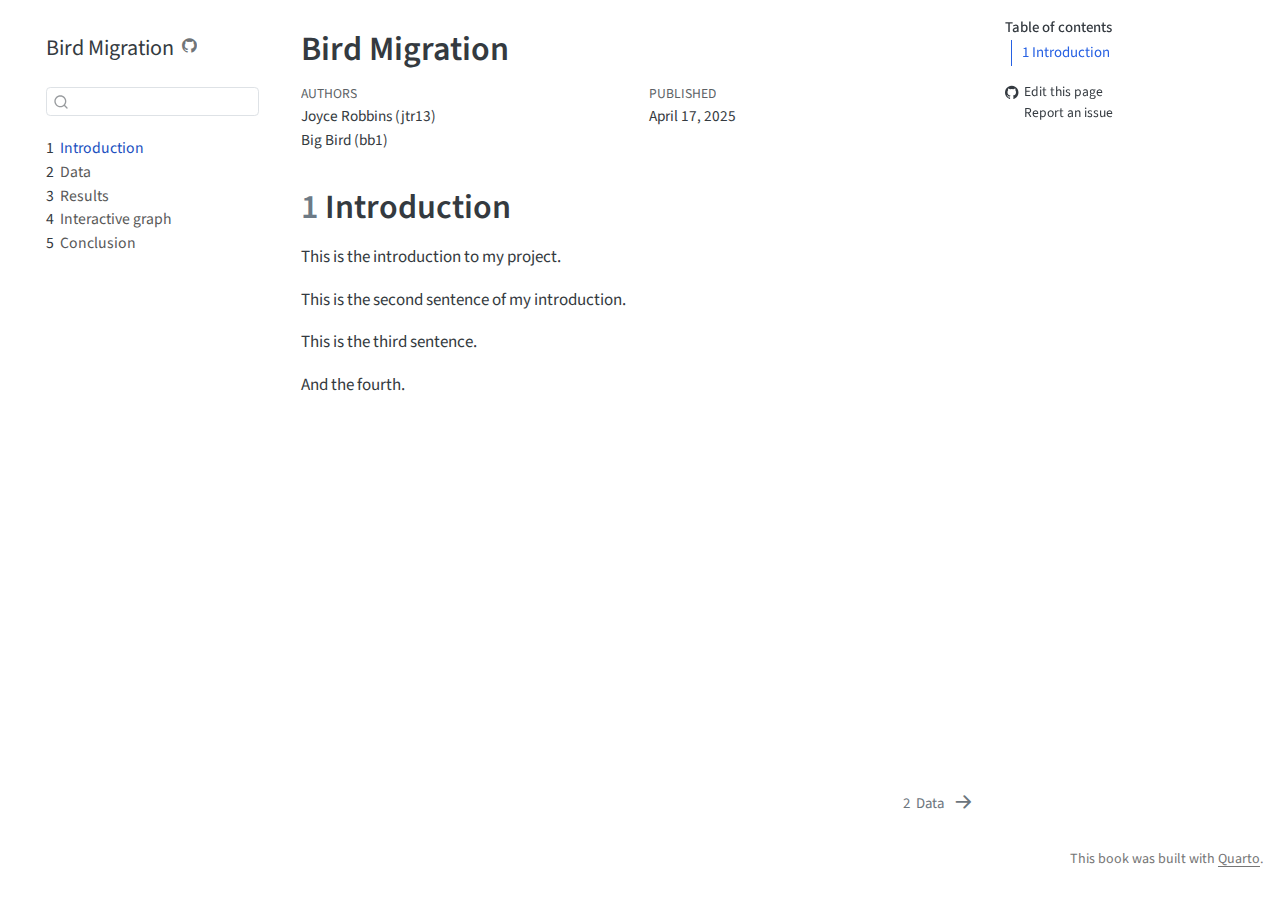
<file: docs/index.html>
<!DOCTYPE html>
<html xmlns="http://www.w3.org/1999/xhtml" lang="en" xml:lang="en"><head>

<meta charset="utf-8">
<meta name="generator" content="quarto-1.6.19">

<meta name="viewport" content="width=device-width, initial-scale=1.0, user-scalable=yes">

<meta name="author" content="Joyce Robbins (jtr13)">
<meta name="author" content="Big Bird (bb1)">
<meta name="dcterms.date" content="2025-04-17">

<title>Bird Migration</title>
<style>
code{white-space: pre-wrap;}
span.smallcaps{font-variant: small-caps;}
div.columns{display: flex; gap: min(4vw, 1.5em);}
div.column{flex: auto; overflow-x: auto;}
div.hanging-indent{margin-left: 1.5em; text-indent: -1.5em;}
ul.task-list{list-style: none;}
ul.task-list li input[type="checkbox"] {
  width: 0.8em;
  margin: 0 0.8em 0.2em -1em; /* quarto-specific, see https://github.com/quarto-dev/quarto-cli/issues/4556 */ 
  vertical-align: middle;
}
</style>


<script src="site_libs/quarto-nav/quarto-nav.js"></script>
<script src="site_libs/quarto-nav/headroom.min.js"></script>
<script src="site_libs/clipboard/clipboard.min.js"></script>
<script src="site_libs/quarto-search/autocomplete.umd.js"></script>
<script src="site_libs/quarto-search/fuse.min.js"></script>
<script src="site_libs/quarto-search/quarto-search.js"></script>
<meta name="quarto:offset" content="./">
<link href="./data.html" rel="next">
<script src="site_libs/quarto-html/quarto.js"></script>
<script src="site_libs/quarto-html/popper.min.js"></script>
<script src="site_libs/quarto-html/tippy.umd.min.js"></script>
<script src="site_libs/quarto-html/anchor.min.js"></script>
<link href="site_libs/quarto-html/tippy.css" rel="stylesheet">
<link href="site_libs/quarto-html/quarto-syntax-highlighting-018089954d508eae8a473f0b7f0491f0.css" rel="stylesheet" id="quarto-text-highlighting-styles">
<script src="site_libs/bootstrap/bootstrap.min.js"></script>
<link href="site_libs/bootstrap/bootstrap-icons.css" rel="stylesheet">
<link href="site_libs/bootstrap/bootstrap-5f3b55ec68387dde6f75f914e35ecea9.min.css" rel="stylesheet" append-hash="true" id="quarto-bootstrap" data-mode="light">
<script id="quarto-search-options" type="application/json">{
  "location": "sidebar",
  "copy-button": false,
  "collapse-after": 3,
  "panel-placement": "start",
  "type": "textbox",
  "limit": 50,
  "keyboard-shortcut": [
    "f",
    "/",
    "s"
  ],
  "show-item-context": false,
  "language": {
    "search-no-results-text": "No results",
    "search-matching-documents-text": "matching documents",
    "search-copy-link-title": "Copy link to search",
    "search-hide-matches-text": "Hide additional matches",
    "search-more-match-text": "more match in this document",
    "search-more-matches-text": "more matches in this document",
    "search-clear-button-title": "Clear",
    "search-text-placeholder": "",
    "search-detached-cancel-button-title": "Cancel",
    "search-submit-button-title": "Submit",
    "search-label": "Search"
  }
}</script>


</head>

<body class="nav-sidebar floating">

<div id="quarto-search-results"></div>
  <header id="quarto-header" class="headroom fixed-top">
  <nav class="quarto-secondary-nav">
    <div class="container-fluid d-flex">
      <button type="button" class="quarto-btn-toggle btn" data-bs-toggle="collapse" role="button" data-bs-target=".quarto-sidebar-collapse-item" aria-controls="quarto-sidebar" aria-expanded="false" aria-label="Toggle sidebar navigation" onclick="if (window.quartoToggleHeadroom) { window.quartoToggleHeadroom(); }">
        <i class="bi bi-layout-text-sidebar-reverse"></i>
      </button>
        <nav class="quarto-page-breadcrumbs" aria-label="breadcrumb"><ol class="breadcrumb"><li class="breadcrumb-item"><a href="./index.html"><span class="chapter-number">1</span>&nbsp; <span class="chapter-title">Introduction</span></a></li></ol></nav>
        <a class="flex-grow-1" role="navigation" data-bs-toggle="collapse" data-bs-target=".quarto-sidebar-collapse-item" aria-controls="quarto-sidebar" aria-expanded="false" aria-label="Toggle sidebar navigation" onclick="if (window.quartoToggleHeadroom) { window.quartoToggleHeadroom(); }">      
        </a>
      <button type="button" class="btn quarto-search-button" aria-label="Search" onclick="window.quartoOpenSearch();">
        <i class="bi bi-search"></i>
      </button>
    </div>
  </nav>
</header>
<!-- content -->
<div id="quarto-content" class="quarto-container page-columns page-rows-contents page-layout-article">
<!-- sidebar -->
  <nav id="quarto-sidebar" class="sidebar collapse collapse-horizontal quarto-sidebar-collapse-item sidebar-navigation floating overflow-auto">
    <div class="pt-lg-2 mt-2 text-left sidebar-header">
    <div class="sidebar-title mb-0 py-0">
      <a href="./">Bird Migration</a> 
        <div class="sidebar-tools-main">
    <a href="https://github.com/jtr13/birds" title="Source Code" class="quarto-navigation-tool px-1" aria-label="Source Code"><i class="bi bi-github"></i></a>
</div>
    </div>
      </div>
        <div class="mt-2 flex-shrink-0 align-items-center">
        <div class="sidebar-search">
        <div id="quarto-search" class="" title="Search"></div>
        </div>
        </div>
    <div class="sidebar-menu-container"> 
    <ul class="list-unstyled mt-1">
        <li class="sidebar-item">
  <div class="sidebar-item-container"> 
  <a href="./index.html" class="sidebar-item-text sidebar-link active">
 <span class="menu-text"><span class="chapter-number">1</span>&nbsp; <span class="chapter-title">Introduction</span></span></a>
  </div>
</li>
        <li class="sidebar-item">
  <div class="sidebar-item-container"> 
  <a href="./data.html" class="sidebar-item-text sidebar-link">
 <span class="menu-text"><span class="chapter-number">2</span>&nbsp; <span class="chapter-title">Data</span></span></a>
  </div>
</li>
        <li class="sidebar-item">
  <div class="sidebar-item-container"> 
  <a href="./results.html" class="sidebar-item-text sidebar-link">
 <span class="menu-text"><span class="chapter-number">3</span>&nbsp; <span class="chapter-title">Results</span></span></a>
  </div>
</li>
        <li class="sidebar-item">
  <div class="sidebar-item-container"> 
  <a href="./d3graph.html" class="sidebar-item-text sidebar-link">
 <span class="menu-text"><span class="chapter-number">4</span>&nbsp; <span class="chapter-title">Interactive graph</span></span></a>
  </div>
</li>
        <li class="sidebar-item">
  <div class="sidebar-item-container"> 
  <a href="./conclusion.html" class="sidebar-item-text sidebar-link">
 <span class="menu-text"><span class="chapter-number">5</span>&nbsp; <span class="chapter-title">Conclusion</span></span></a>
  </div>
</li>
    </ul>
    </div>
</nav>
<div id="quarto-sidebar-glass" class="quarto-sidebar-collapse-item" data-bs-toggle="collapse" data-bs-target=".quarto-sidebar-collapse-item"></div>
<!-- margin-sidebar -->
    <div id="quarto-margin-sidebar" class="sidebar margin-sidebar">
        <nav id="TOC" role="doc-toc" class="toc-active">
    <h2 id="toc-title">Table of contents</h2>
   
  <ul>
  <li><a href="#introduction" id="toc-introduction" class="nav-link active" data-scroll-target="#introduction"><span class="header-section-number">1</span> Introduction</a></li>
  </ul>
<div class="toc-actions"><ul><li><a href="https://github.com/jtr13/birds/edit/main/index.qmd" class="toc-action"><i class="bi bi-github"></i>Edit this page</a></li><li><a href="https://github.com/jtr13/birds/issues/new" class="toc-action"><i class="bi empty"></i>Report an issue</a></li></ul></div></nav>
    </div>
<!-- main -->
<main class="content" id="quarto-document-content">

<header id="title-block-header" class="quarto-title-block default">
<div class="quarto-title">
<h1 class="title">Bird Migration</h1>
</div>



<div class="quarto-title-meta">

    <div>
    <div class="quarto-title-meta-heading">Authors</div>
    <div class="quarto-title-meta-contents">
             <p>Joyce Robbins (jtr13) </p>
             <p>Big Bird (bb1) </p>
          </div>
  </div>
    
    <div>
    <div class="quarto-title-meta-heading">Published</div>
    <div class="quarto-title-meta-contents">
      <p class="date">April 17, 2025</p>
    </div>
  </div>
  
    
  </div>
  


</header>


<section id="introduction" class="level1" data-number="1">
<h1 data-number="1"><span class="header-section-number">1</span> Introduction</h1>
<p>This is the introduction to my project.</p>
<p>This is the second sentence of my introduction.</p>
<p>This is the third sentence.</p>
<p>And the fourth.</p>


</section>

</main> <!-- /main -->
<script id="quarto-html-after-body" type="application/javascript">
window.document.addEventListener("DOMContentLoaded", function (event) {
  const toggleBodyColorMode = (bsSheetEl) => {
    const mode = bsSheetEl.getAttribute("data-mode");
    const bodyEl = window.document.querySelector("body");
    if (mode === "dark") {
      bodyEl.classList.add("quarto-dark");
      bodyEl.classList.remove("quarto-light");
    } else {
      bodyEl.classList.add("quarto-light");
      bodyEl.classList.remove("quarto-dark");
    }
  }
  const toggleBodyColorPrimary = () => {
    const bsSheetEl = window.document.querySelector("link#quarto-bootstrap");
    if (bsSheetEl) {
      toggleBodyColorMode(bsSheetEl);
    }
  }
  toggleBodyColorPrimary();  
  const icon = "";
  const anchorJS = new window.AnchorJS();
  anchorJS.options = {
    placement: 'right',
    icon: icon
  };
  anchorJS.add('.anchored');
  const isCodeAnnotation = (el) => {
    for (const clz of el.classList) {
      if (clz.startsWith('code-annotation-')) {                     
        return true;
      }
    }
    return false;
  }
  const onCopySuccess = function(e) {
    // button target
    const button = e.trigger;
    // don't keep focus
    button.blur();
    // flash "checked"
    button.classList.add('code-copy-button-checked');
    var currentTitle = button.getAttribute("title");
    button.setAttribute("title", "Copied!");
    let tooltip;
    if (window.bootstrap) {
      button.setAttribute("data-bs-toggle", "tooltip");
      button.setAttribute("data-bs-placement", "left");
      button.setAttribute("data-bs-title", "Copied!");
      tooltip = new bootstrap.Tooltip(button, 
        { trigger: "manual", 
          customClass: "code-copy-button-tooltip",
          offset: [0, -8]});
      tooltip.show();    
    }
    setTimeout(function() {
      if (tooltip) {
        tooltip.hide();
        button.removeAttribute("data-bs-title");
        button.removeAttribute("data-bs-toggle");
        button.removeAttribute("data-bs-placement");
      }
      button.setAttribute("title", currentTitle);
      button.classList.remove('code-copy-button-checked');
    }, 1000);
    // clear code selection
    e.clearSelection();
  }
  const getTextToCopy = function(trigger) {
      const codeEl = trigger.previousElementSibling.cloneNode(true);
      for (const childEl of codeEl.children) {
        if (isCodeAnnotation(childEl)) {
          childEl.remove();
        }
      }
      return codeEl.innerText;
  }
  const clipboard = new window.ClipboardJS('.code-copy-button:not([data-in-quarto-modal])', {
    text: getTextToCopy
  });
  clipboard.on('success', onCopySuccess);
  if (window.document.getElementById('quarto-embedded-source-code-modal')) {
    // For code content inside modals, clipBoardJS needs to be initialized with a container option
    // TODO: Check when it could be a function (https://github.com/zenorocha/clipboard.js/issues/860)
    const clipboardModal = new window.ClipboardJS('.code-copy-button[data-in-quarto-modal]', {
      text: getTextToCopy,
      container: window.document.getElementById('quarto-embedded-source-code-modal')
    });
    clipboardModal.on('success', onCopySuccess);
  }
    var localhostRegex = new RegExp(/^(?:http|https):\/\/localhost\:?[0-9]*\//);
    var mailtoRegex = new RegExp(/^mailto:/);
      var filterRegex = new RegExp('/' + window.location.host + '/');
    var isInternal = (href) => {
        return filterRegex.test(href) || localhostRegex.test(href) || mailtoRegex.test(href);
    }
    // Inspect non-navigation links and adorn them if external
 	var links = window.document.querySelectorAll('a[href]:not(.nav-link):not(.navbar-brand):not(.toc-action):not(.sidebar-link):not(.sidebar-item-toggle):not(.pagination-link):not(.no-external):not([aria-hidden]):not(.dropdown-item):not(.quarto-navigation-tool):not(.about-link)');
    for (var i=0; i<links.length; i++) {
      const link = links[i];
      if (!isInternal(link.href)) {
        // undo the damage that might have been done by quarto-nav.js in the case of
        // links that we want to consider external
        if (link.dataset.originalHref !== undefined) {
          link.href = link.dataset.originalHref;
        }
      }
    }
  function tippyHover(el, contentFn, onTriggerFn, onUntriggerFn) {
    const config = {
      allowHTML: true,
      maxWidth: 500,
      delay: 100,
      arrow: false,
      appendTo: function(el) {
          return el.parentElement;
      },
      interactive: true,
      interactiveBorder: 10,
      theme: 'quarto',
      placement: 'bottom-start',
    };
    if (contentFn) {
      config.content = contentFn;
    }
    if (onTriggerFn) {
      config.onTrigger = onTriggerFn;
    }
    if (onUntriggerFn) {
      config.onUntrigger = onUntriggerFn;
    }
    window.tippy(el, config); 
  }
  const noterefs = window.document.querySelectorAll('a[role="doc-noteref"]');
  for (var i=0; i<noterefs.length; i++) {
    const ref = noterefs[i];
    tippyHover(ref, function() {
      // use id or data attribute instead here
      let href = ref.getAttribute('data-footnote-href') || ref.getAttribute('href');
      try { href = new URL(href).hash; } catch {}
      const id = href.replace(/^#\/?/, "");
      const note = window.document.getElementById(id);
      if (note) {
        return note.innerHTML;
      } else {
        return "";
      }
    });
  }
  const xrefs = window.document.querySelectorAll('a.quarto-xref');
  const processXRef = (id, note) => {
    // Strip column container classes
    const stripColumnClz = (el) => {
      el.classList.remove("page-full", "page-columns");
      if (el.children) {
        for (const child of el.children) {
          stripColumnClz(child);
        }
      }
    }
    stripColumnClz(note)
    if (id === null || id.startsWith('sec-')) {
      // Special case sections, only their first couple elements
      const container = document.createElement("div");
      if (note.children && note.children.length > 2) {
        container.appendChild(note.children[0].cloneNode(true));
        for (let i = 1; i < note.children.length; i++) {
          const child = note.children[i];
          if (child.tagName === "P" && child.innerText === "") {
            continue;
          } else {
            container.appendChild(child.cloneNode(true));
            break;
          }
        }
        if (window.Quarto?.typesetMath) {
          window.Quarto.typesetMath(container);
        }
        return container.innerHTML
      } else {
        if (window.Quarto?.typesetMath) {
          window.Quarto.typesetMath(note);
        }
        return note.innerHTML;
      }
    } else {
      // Remove any anchor links if they are present
      const anchorLink = note.querySelector('a.anchorjs-link');
      if (anchorLink) {
        anchorLink.remove();
      }
      if (window.Quarto?.typesetMath) {
        window.Quarto.typesetMath(note);
      }
      // TODO in 1.5, we should make sure this works without a callout special case
      if (note.classList.contains("callout")) {
        return note.outerHTML;
      } else {
        return note.innerHTML;
      }
    }
  }
  for (var i=0; i<xrefs.length; i++) {
    const xref = xrefs[i];
    tippyHover(xref, undefined, function(instance) {
      instance.disable();
      let url = xref.getAttribute('href');
      let hash = undefined; 
      if (url.startsWith('#')) {
        hash = url;
      } else {
        try { hash = new URL(url).hash; } catch {}
      }
      if (hash) {
        const id = hash.replace(/^#\/?/, "");
        const note = window.document.getElementById(id);
        if (note !== null) {
          try {
            const html = processXRef(id, note.cloneNode(true));
            instance.setContent(html);
          } finally {
            instance.enable();
            instance.show();
          }
        } else {
          // See if we can fetch this
          fetch(url.split('#')[0])
          .then(res => res.text())
          .then(html => {
            const parser = new DOMParser();
            const htmlDoc = parser.parseFromString(html, "text/html");
            const note = htmlDoc.getElementById(id);
            if (note !== null) {
              const html = processXRef(id, note);
              instance.setContent(html);
            } 
          }).finally(() => {
            instance.enable();
            instance.show();
          });
        }
      } else {
        // See if we can fetch a full url (with no hash to target)
        // This is a special case and we should probably do some content thinning / targeting
        fetch(url)
        .then(res => res.text())
        .then(html => {
          const parser = new DOMParser();
          const htmlDoc = parser.parseFromString(html, "text/html");
          const note = htmlDoc.querySelector('main.content');
          if (note !== null) {
            // This should only happen for chapter cross references
            // (since there is no id in the URL)
            // remove the first header
            if (note.children.length > 0 && note.children[0].tagName === "HEADER") {
              note.children[0].remove();
            }
            const html = processXRef(null, note);
            instance.setContent(html);
          } 
        }).finally(() => {
          instance.enable();
          instance.show();
        });
      }
    }, function(instance) {
    });
  }
      let selectedAnnoteEl;
      const selectorForAnnotation = ( cell, annotation) => {
        let cellAttr = 'data-code-cell="' + cell + '"';
        let lineAttr = 'data-code-annotation="' +  annotation + '"';
        const selector = 'span[' + cellAttr + '][' + lineAttr + ']';
        return selector;
      }
      const selectCodeLines = (annoteEl) => {
        const doc = window.document;
        const targetCell = annoteEl.getAttribute("data-target-cell");
        const targetAnnotation = annoteEl.getAttribute("data-target-annotation");
        const annoteSpan = window.document.querySelector(selectorForAnnotation(targetCell, targetAnnotation));
        const lines = annoteSpan.getAttribute("data-code-lines").split(",");
        const lineIds = lines.map((line) => {
          return targetCell + "-" + line;
        })
        let top = null;
        let height = null;
        let parent = null;
        if (lineIds.length > 0) {
            //compute the position of the single el (top and bottom and make a div)
            const el = window.document.getElementById(lineIds[0]);
            top = el.offsetTop;
            height = el.offsetHeight;
            parent = el.parentElement.parentElement;
          if (lineIds.length > 1) {
            const lastEl = window.document.getElementById(lineIds[lineIds.length - 1]);
            const bottom = lastEl.offsetTop + lastEl.offsetHeight;
            height = bottom - top;
          }
          if (top !== null && height !== null && parent !== null) {
            // cook up a div (if necessary) and position it 
            let div = window.document.getElementById("code-annotation-line-highlight");
            if (div === null) {
              div = window.document.createElement("div");
              div.setAttribute("id", "code-annotation-line-highlight");
              div.style.position = 'absolute';
              parent.appendChild(div);
            }
            div.style.top = top - 2 + "px";
            div.style.height = height + 4 + "px";
            div.style.left = 0;
            let gutterDiv = window.document.getElementById("code-annotation-line-highlight-gutter");
            if (gutterDiv === null) {
              gutterDiv = window.document.createElement("div");
              gutterDiv.setAttribute("id", "code-annotation-line-highlight-gutter");
              gutterDiv.style.position = 'absolute';
              const codeCell = window.document.getElementById(targetCell);
              const gutter = codeCell.querySelector('.code-annotation-gutter');
              gutter.appendChild(gutterDiv);
            }
            gutterDiv.style.top = top - 2 + "px";
            gutterDiv.style.height = height + 4 + "px";
          }
          selectedAnnoteEl = annoteEl;
        }
      };
      const unselectCodeLines = () => {
        const elementsIds = ["code-annotation-line-highlight", "code-annotation-line-highlight-gutter"];
        elementsIds.forEach((elId) => {
          const div = window.document.getElementById(elId);
          if (div) {
            div.remove();
          }
        });
        selectedAnnoteEl = undefined;
      };
        // Handle positioning of the toggle
    window.addEventListener(
      "resize",
      throttle(() => {
        elRect = undefined;
        if (selectedAnnoteEl) {
          selectCodeLines(selectedAnnoteEl);
        }
      }, 10)
    );
    function throttle(fn, ms) {
    let throttle = false;
    let timer;
      return (...args) => {
        if(!throttle) { // first call gets through
            fn.apply(this, args);
            throttle = true;
        } else { // all the others get throttled
            if(timer) clearTimeout(timer); // cancel #2
            timer = setTimeout(() => {
              fn.apply(this, args);
              timer = throttle = false;
            }, ms);
        }
      };
    }
      // Attach click handler to the DT
      const annoteDls = window.document.querySelectorAll('dt[data-target-cell]');
      for (const annoteDlNode of annoteDls) {
        annoteDlNode.addEventListener('click', (event) => {
          const clickedEl = event.target;
          if (clickedEl !== selectedAnnoteEl) {
            unselectCodeLines();
            const activeEl = window.document.querySelector('dt[data-target-cell].code-annotation-active');
            if (activeEl) {
              activeEl.classList.remove('code-annotation-active');
            }
            selectCodeLines(clickedEl);
            clickedEl.classList.add('code-annotation-active');
          } else {
            // Unselect the line
            unselectCodeLines();
            clickedEl.classList.remove('code-annotation-active');
          }
        });
      }
  const findCites = (el) => {
    const parentEl = el.parentElement;
    if (parentEl) {
      const cites = parentEl.dataset.cites;
      if (cites) {
        return {
          el,
          cites: cites.split(' ')
        };
      } else {
        return findCites(el.parentElement)
      }
    } else {
      return undefined;
    }
  };
  var bibliorefs = window.document.querySelectorAll('a[role="doc-biblioref"]');
  for (var i=0; i<bibliorefs.length; i++) {
    const ref = bibliorefs[i];
    const citeInfo = findCites(ref);
    if (citeInfo) {
      tippyHover(citeInfo.el, function() {
        var popup = window.document.createElement('div');
        citeInfo.cites.forEach(function(cite) {
          var citeDiv = window.document.createElement('div');
          citeDiv.classList.add('hanging-indent');
          citeDiv.classList.add('csl-entry');
          var biblioDiv = window.document.getElementById('ref-' + cite);
          if (biblioDiv) {
            citeDiv.innerHTML = biblioDiv.innerHTML;
          }
          popup.appendChild(citeDiv);
        });
        return popup.innerHTML;
      });
    }
  }
});
</script>
<nav class="page-navigation">
  <div class="nav-page nav-page-previous">
  </div>
  <div class="nav-page nav-page-next">
      <a href="./data.html" class="pagination-link" aria-label="Data">
        <span class="nav-page-text"><span class="chapter-number">2</span>&nbsp; <span class="chapter-title">Data</span></span> <i class="bi bi-arrow-right-short"></i>
      </a>
  </div>
</nav>
</div> <!-- /content -->
<footer class="footer">
  <div class="nav-footer">
    <div class="nav-footer-left">
      &nbsp;
    </div>   
    <div class="nav-footer-center">
      &nbsp;
    <div class="toc-actions d-sm-block d-md-none"><ul><li><a href="https://github.com/jtr13/birds/edit/main/index.qmd" class="toc-action"><i class="bi bi-github"></i>Edit this page</a></li><li><a href="https://github.com/jtr13/birds/issues/new" class="toc-action"><i class="bi empty"></i>Report an issue</a></li></ul></div></div>
    <div class="nav-footer-right">
<p>This book was built with <a href="https://quarto.org/">Quarto</a>.</p>
</div>
  </div>
</footer>




</body></html>
</file>
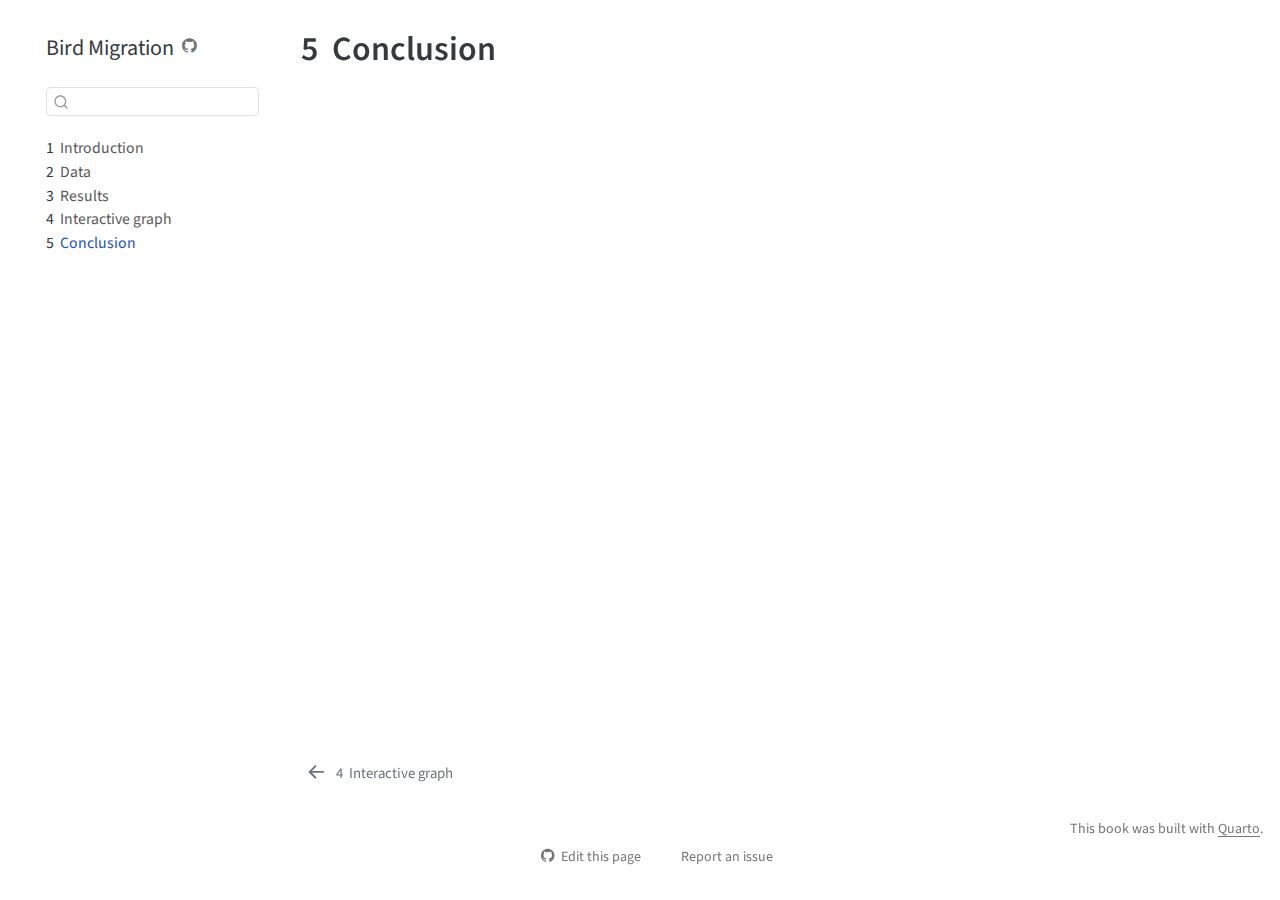
<file: docs/conclusion.html>
<!DOCTYPE html>
<html xmlns="http://www.w3.org/1999/xhtml" lang="en" xml:lang="en"><head>

<meta charset="utf-8">
<meta name="generator" content="quarto-1.6.19">

<meta name="viewport" content="width=device-width, initial-scale=1.0, user-scalable=yes">


<title>5&nbsp; Conclusion – Bird Migration</title>
<style>
code{white-space: pre-wrap;}
span.smallcaps{font-variant: small-caps;}
div.columns{display: flex; gap: min(4vw, 1.5em);}
div.column{flex: auto; overflow-x: auto;}
div.hanging-indent{margin-left: 1.5em; text-indent: -1.5em;}
ul.task-list{list-style: none;}
ul.task-list li input[type="checkbox"] {
  width: 0.8em;
  margin: 0 0.8em 0.2em -1em; /* quarto-specific, see https://github.com/quarto-dev/quarto-cli/issues/4556 */ 
  vertical-align: middle;
}
</style>


<script src="site_libs/quarto-nav/quarto-nav.js"></script>
<script src="site_libs/quarto-nav/headroom.min.js"></script>
<script src="site_libs/clipboard/clipboard.min.js"></script>
<script src="site_libs/quarto-search/autocomplete.umd.js"></script>
<script src="site_libs/quarto-search/fuse.min.js"></script>
<script src="site_libs/quarto-search/quarto-search.js"></script>
<meta name="quarto:offset" content="./">
<link href="./d3graph.html" rel="prev">
<script src="site_libs/quarto-html/quarto.js"></script>
<script src="site_libs/quarto-html/popper.min.js"></script>
<script src="site_libs/quarto-html/tippy.umd.min.js"></script>
<script src="site_libs/quarto-html/anchor.min.js"></script>
<link href="site_libs/quarto-html/tippy.css" rel="stylesheet">
<link href="site_libs/quarto-html/quarto-syntax-highlighting-018089954d508eae8a473f0b7f0491f0.css" rel="stylesheet" id="quarto-text-highlighting-styles">
<script src="site_libs/bootstrap/bootstrap.min.js"></script>
<link href="site_libs/bootstrap/bootstrap-icons.css" rel="stylesheet">
<link href="site_libs/bootstrap/bootstrap-5f3b55ec68387dde6f75f914e35ecea9.min.css" rel="stylesheet" append-hash="true" id="quarto-bootstrap" data-mode="light">
<script id="quarto-search-options" type="application/json">{
  "location": "sidebar",
  "copy-button": false,
  "collapse-after": 3,
  "panel-placement": "start",
  "type": "textbox",
  "limit": 50,
  "keyboard-shortcut": [
    "f",
    "/",
    "s"
  ],
  "show-item-context": false,
  "language": {
    "search-no-results-text": "No results",
    "search-matching-documents-text": "matching documents",
    "search-copy-link-title": "Copy link to search",
    "search-hide-matches-text": "Hide additional matches",
    "search-more-match-text": "more match in this document",
    "search-more-matches-text": "more matches in this document",
    "search-clear-button-title": "Clear",
    "search-text-placeholder": "",
    "search-detached-cancel-button-title": "Cancel",
    "search-submit-button-title": "Submit",
    "search-label": "Search"
  }
}</script>


</head>

<body class="nav-sidebar floating">

<div id="quarto-search-results"></div>
  <header id="quarto-header" class="headroom fixed-top">
  <nav class="quarto-secondary-nav">
    <div class="container-fluid d-flex">
      <button type="button" class="quarto-btn-toggle btn" data-bs-toggle="collapse" role="button" data-bs-target=".quarto-sidebar-collapse-item" aria-controls="quarto-sidebar" aria-expanded="false" aria-label="Toggle sidebar navigation" onclick="if (window.quartoToggleHeadroom) { window.quartoToggleHeadroom(); }">
        <i class="bi bi-layout-text-sidebar-reverse"></i>
      </button>
        <nav class="quarto-page-breadcrumbs" aria-label="breadcrumb"><ol class="breadcrumb"><li class="breadcrumb-item"><a href="./conclusion.html"><span class="chapter-number">5</span>&nbsp; <span class="chapter-title">Conclusion</span></a></li></ol></nav>
        <a class="flex-grow-1" role="navigation" data-bs-toggle="collapse" data-bs-target=".quarto-sidebar-collapse-item" aria-controls="quarto-sidebar" aria-expanded="false" aria-label="Toggle sidebar navigation" onclick="if (window.quartoToggleHeadroom) { window.quartoToggleHeadroom(); }">      
        </a>
      <button type="button" class="btn quarto-search-button" aria-label="Search" onclick="window.quartoOpenSearch();">
        <i class="bi bi-search"></i>
      </button>
    </div>
  </nav>
</header>
<!-- content -->
<div id="quarto-content" class="quarto-container page-columns page-rows-contents page-layout-article">
<!-- sidebar -->
  <nav id="quarto-sidebar" class="sidebar collapse collapse-horizontal quarto-sidebar-collapse-item sidebar-navigation floating overflow-auto">
    <div class="pt-lg-2 mt-2 text-left sidebar-header">
    <div class="sidebar-title mb-0 py-0">
      <a href="./">Bird Migration</a> 
        <div class="sidebar-tools-main">
    <a href="https://github.com/jtr13/birds" title="Source Code" class="quarto-navigation-tool px-1" aria-label="Source Code"><i class="bi bi-github"></i></a>
</div>
    </div>
      </div>
        <div class="mt-2 flex-shrink-0 align-items-center">
        <div class="sidebar-search">
        <div id="quarto-search" class="" title="Search"></div>
        </div>
        </div>
    <div class="sidebar-menu-container"> 
    <ul class="list-unstyled mt-1">
        <li class="sidebar-item">
  <div class="sidebar-item-container"> 
  <a href="./index.html" class="sidebar-item-text sidebar-link">
 <span class="menu-text"><span class="chapter-number">1</span>&nbsp; <span class="chapter-title">Introduction</span></span></a>
  </div>
</li>
        <li class="sidebar-item">
  <div class="sidebar-item-container"> 
  <a href="./data.html" class="sidebar-item-text sidebar-link">
 <span class="menu-text"><span class="chapter-number">2</span>&nbsp; <span class="chapter-title">Data</span></span></a>
  </div>
</li>
        <li class="sidebar-item">
  <div class="sidebar-item-container"> 
  <a href="./results.html" class="sidebar-item-text sidebar-link">
 <span class="menu-text"><span class="chapter-number">3</span>&nbsp; <span class="chapter-title">Results</span></span></a>
  </div>
</li>
        <li class="sidebar-item">
  <div class="sidebar-item-container"> 
  <a href="./d3graph.html" class="sidebar-item-text sidebar-link">
 <span class="menu-text"><span class="chapter-number">4</span>&nbsp; <span class="chapter-title">Interactive graph</span></span></a>
  </div>
</li>
        <li class="sidebar-item">
  <div class="sidebar-item-container"> 
  <a href="./conclusion.html" class="sidebar-item-text sidebar-link active">
 <span class="menu-text"><span class="chapter-number">5</span>&nbsp; <span class="chapter-title">Conclusion</span></span></a>
  </div>
</li>
    </ul>
    </div>
</nav>
<div id="quarto-sidebar-glass" class="quarto-sidebar-collapse-item" data-bs-toggle="collapse" data-bs-target=".quarto-sidebar-collapse-item"></div>
<!-- margin-sidebar -->
    <div id="quarto-margin-sidebar" class="sidebar margin-sidebar zindex-bottom">
        
    </div>
<!-- main -->
<main class="content" id="quarto-document-content">

<header id="title-block-header" class="quarto-title-block default">
<div class="quarto-title">
<h1 class="title"><span class="chapter-number">5</span>&nbsp; <span class="chapter-title">Conclusion</span></h1>
</div>



<div class="quarto-title-meta">

    
  
    
  </div>
  


</header>





</main> <!-- /main -->
<script id="quarto-html-after-body" type="application/javascript">
window.document.addEventListener("DOMContentLoaded", function (event) {
  const toggleBodyColorMode = (bsSheetEl) => {
    const mode = bsSheetEl.getAttribute("data-mode");
    const bodyEl = window.document.querySelector("body");
    if (mode === "dark") {
      bodyEl.classList.add("quarto-dark");
      bodyEl.classList.remove("quarto-light");
    } else {
      bodyEl.classList.add("quarto-light");
      bodyEl.classList.remove("quarto-dark");
    }
  }
  const toggleBodyColorPrimary = () => {
    const bsSheetEl = window.document.querySelector("link#quarto-bootstrap");
    if (bsSheetEl) {
      toggleBodyColorMode(bsSheetEl);
    }
  }
  toggleBodyColorPrimary();  
  const icon = "";
  const anchorJS = new window.AnchorJS();
  anchorJS.options = {
    placement: 'right',
    icon: icon
  };
  anchorJS.add('.anchored');
  const isCodeAnnotation = (el) => {
    for (const clz of el.classList) {
      if (clz.startsWith('code-annotation-')) {                     
        return true;
      }
    }
    return false;
  }
  const onCopySuccess = function(e) {
    // button target
    const button = e.trigger;
    // don't keep focus
    button.blur();
    // flash "checked"
    button.classList.add('code-copy-button-checked');
    var currentTitle = button.getAttribute("title");
    button.setAttribute("title", "Copied!");
    let tooltip;
    if (window.bootstrap) {
      button.setAttribute("data-bs-toggle", "tooltip");
      button.setAttribute("data-bs-placement", "left");
      button.setAttribute("data-bs-title", "Copied!");
      tooltip = new bootstrap.Tooltip(button, 
        { trigger: "manual", 
          customClass: "code-copy-button-tooltip",
          offset: [0, -8]});
      tooltip.show();    
    }
    setTimeout(function() {
      if (tooltip) {
        tooltip.hide();
        button.removeAttribute("data-bs-title");
        button.removeAttribute("data-bs-toggle");
        button.removeAttribute("data-bs-placement");
      }
      button.setAttribute("title", currentTitle);
      button.classList.remove('code-copy-button-checked');
    }, 1000);
    // clear code selection
    e.clearSelection();
  }
  const getTextToCopy = function(trigger) {
      const codeEl = trigger.previousElementSibling.cloneNode(true);
      for (const childEl of codeEl.children) {
        if (isCodeAnnotation(childEl)) {
          childEl.remove();
        }
      }
      return codeEl.innerText;
  }
  const clipboard = new window.ClipboardJS('.code-copy-button:not([data-in-quarto-modal])', {
    text: getTextToCopy
  });
  clipboard.on('success', onCopySuccess);
  if (window.document.getElementById('quarto-embedded-source-code-modal')) {
    // For code content inside modals, clipBoardJS needs to be initialized with a container option
    // TODO: Check when it could be a function (https://github.com/zenorocha/clipboard.js/issues/860)
    const clipboardModal = new window.ClipboardJS('.code-copy-button[data-in-quarto-modal]', {
      text: getTextToCopy,
      container: window.document.getElementById('quarto-embedded-source-code-modal')
    });
    clipboardModal.on('success', onCopySuccess);
  }
    var localhostRegex = new RegExp(/^(?:http|https):\/\/localhost\:?[0-9]*\//);
    var mailtoRegex = new RegExp(/^mailto:/);
      var filterRegex = new RegExp('/' + window.location.host + '/');
    var isInternal = (href) => {
        return filterRegex.test(href) || localhostRegex.test(href) || mailtoRegex.test(href);
    }
    // Inspect non-navigation links and adorn them if external
 	var links = window.document.querySelectorAll('a[href]:not(.nav-link):not(.navbar-brand):not(.toc-action):not(.sidebar-link):not(.sidebar-item-toggle):not(.pagination-link):not(.no-external):not([aria-hidden]):not(.dropdown-item):not(.quarto-navigation-tool):not(.about-link)');
    for (var i=0; i<links.length; i++) {
      const link = links[i];
      if (!isInternal(link.href)) {
        // undo the damage that might have been done by quarto-nav.js in the case of
        // links that we want to consider external
        if (link.dataset.originalHref !== undefined) {
          link.href = link.dataset.originalHref;
        }
      }
    }
  function tippyHover(el, contentFn, onTriggerFn, onUntriggerFn) {
    const config = {
      allowHTML: true,
      maxWidth: 500,
      delay: 100,
      arrow: false,
      appendTo: function(el) {
          return el.parentElement;
      },
      interactive: true,
      interactiveBorder: 10,
      theme: 'quarto',
      placement: 'bottom-start',
    };
    if (contentFn) {
      config.content = contentFn;
    }
    if (onTriggerFn) {
      config.onTrigger = onTriggerFn;
    }
    if (onUntriggerFn) {
      config.onUntrigger = onUntriggerFn;
    }
    window.tippy(el, config); 
  }
  const noterefs = window.document.querySelectorAll('a[role="doc-noteref"]');
  for (var i=0; i<noterefs.length; i++) {
    const ref = noterefs[i];
    tippyHover(ref, function() {
      // use id or data attribute instead here
      let href = ref.getAttribute('data-footnote-href') || ref.getAttribute('href');
      try { href = new URL(href).hash; } catch {}
      const id = href.replace(/^#\/?/, "");
      const note = window.document.getElementById(id);
      if (note) {
        return note.innerHTML;
      } else {
        return "";
      }
    });
  }
  const xrefs = window.document.querySelectorAll('a.quarto-xref');
  const processXRef = (id, note) => {
    // Strip column container classes
    const stripColumnClz = (el) => {
      el.classList.remove("page-full", "page-columns");
      if (el.children) {
        for (const child of el.children) {
          stripColumnClz(child);
        }
      }
    }
    stripColumnClz(note)
    if (id === null || id.startsWith('sec-')) {
      // Special case sections, only their first couple elements
      const container = document.createElement("div");
      if (note.children && note.children.length > 2) {
        container.appendChild(note.children[0].cloneNode(true));
        for (let i = 1; i < note.children.length; i++) {
          const child = note.children[i];
          if (child.tagName === "P" && child.innerText === "") {
            continue;
          } else {
            container.appendChild(child.cloneNode(true));
            break;
          }
        }
        if (window.Quarto?.typesetMath) {
          window.Quarto.typesetMath(container);
        }
        return container.innerHTML
      } else {
        if (window.Quarto?.typesetMath) {
          window.Quarto.typesetMath(note);
        }
        return note.innerHTML;
      }
    } else {
      // Remove any anchor links if they are present
      const anchorLink = note.querySelector('a.anchorjs-link');
      if (anchorLink) {
        anchorLink.remove();
      }
      if (window.Quarto?.typesetMath) {
        window.Quarto.typesetMath(note);
      }
      // TODO in 1.5, we should make sure this works without a callout special case
      if (note.classList.contains("callout")) {
        return note.outerHTML;
      } else {
        return note.innerHTML;
      }
    }
  }
  for (var i=0; i<xrefs.length; i++) {
    const xref = xrefs[i];
    tippyHover(xref, undefined, function(instance) {
      instance.disable();
      let url = xref.getAttribute('href');
      let hash = undefined; 
      if (url.startsWith('#')) {
        hash = url;
      } else {
        try { hash = new URL(url).hash; } catch {}
      }
      if (hash) {
        const id = hash.replace(/^#\/?/, "");
        const note = window.document.getElementById(id);
        if (note !== null) {
          try {
            const html = processXRef(id, note.cloneNode(true));
            instance.setContent(html);
          } finally {
            instance.enable();
            instance.show();
          }
        } else {
          // See if we can fetch this
          fetch(url.split('#')[0])
          .then(res => res.text())
          .then(html => {
            const parser = new DOMParser();
            const htmlDoc = parser.parseFromString(html, "text/html");
            const note = htmlDoc.getElementById(id);
            if (note !== null) {
              const html = processXRef(id, note);
              instance.setContent(html);
            } 
          }).finally(() => {
            instance.enable();
            instance.show();
          });
        }
      } else {
        // See if we can fetch a full url (with no hash to target)
        // This is a special case and we should probably do some content thinning / targeting
        fetch(url)
        .then(res => res.text())
        .then(html => {
          const parser = new DOMParser();
          const htmlDoc = parser.parseFromString(html, "text/html");
          const note = htmlDoc.querySelector('main.content');
          if (note !== null) {
            // This should only happen for chapter cross references
            // (since there is no id in the URL)
            // remove the first header
            if (note.children.length > 0 && note.children[0].tagName === "HEADER") {
              note.children[0].remove();
            }
            const html = processXRef(null, note);
            instance.setContent(html);
          } 
        }).finally(() => {
          instance.enable();
          instance.show();
        });
      }
    }, function(instance) {
    });
  }
      let selectedAnnoteEl;
      const selectorForAnnotation = ( cell, annotation) => {
        let cellAttr = 'data-code-cell="' + cell + '"';
        let lineAttr = 'data-code-annotation="' +  annotation + '"';
        const selector = 'span[' + cellAttr + '][' + lineAttr + ']';
        return selector;
      }
      const selectCodeLines = (annoteEl) => {
        const doc = window.document;
        const targetCell = annoteEl.getAttribute("data-target-cell");
        const targetAnnotation = annoteEl.getAttribute("data-target-annotation");
        const annoteSpan = window.document.querySelector(selectorForAnnotation(targetCell, targetAnnotation));
        const lines = annoteSpan.getAttribute("data-code-lines").split(",");
        const lineIds = lines.map((line) => {
          return targetCell + "-" + line;
        })
        let top = null;
        let height = null;
        let parent = null;
        if (lineIds.length > 0) {
            //compute the position of the single el (top and bottom and make a div)
            const el = window.document.getElementById(lineIds[0]);
            top = el.offsetTop;
            height = el.offsetHeight;
            parent = el.parentElement.parentElement;
          if (lineIds.length > 1) {
            const lastEl = window.document.getElementById(lineIds[lineIds.length - 1]);
            const bottom = lastEl.offsetTop + lastEl.offsetHeight;
            height = bottom - top;
          }
          if (top !== null && height !== null && parent !== null) {
            // cook up a div (if necessary) and position it 
            let div = window.document.getElementById("code-annotation-line-highlight");
            if (div === null) {
              div = window.document.createElement("div");
              div.setAttribute("id", "code-annotation-line-highlight");
              div.style.position = 'absolute';
              parent.appendChild(div);
            }
            div.style.top = top - 2 + "px";
            div.style.height = height + 4 + "px";
            div.style.left = 0;
            let gutterDiv = window.document.getElementById("code-annotation-line-highlight-gutter");
            if (gutterDiv === null) {
              gutterDiv = window.document.createElement("div");
              gutterDiv.setAttribute("id", "code-annotation-line-highlight-gutter");
              gutterDiv.style.position = 'absolute';
              const codeCell = window.document.getElementById(targetCell);
              const gutter = codeCell.querySelector('.code-annotation-gutter');
              gutter.appendChild(gutterDiv);
            }
            gutterDiv.style.top = top - 2 + "px";
            gutterDiv.style.height = height + 4 + "px";
          }
          selectedAnnoteEl = annoteEl;
        }
      };
      const unselectCodeLines = () => {
        const elementsIds = ["code-annotation-line-highlight", "code-annotation-line-highlight-gutter"];
        elementsIds.forEach((elId) => {
          const div = window.document.getElementById(elId);
          if (div) {
            div.remove();
          }
        });
        selectedAnnoteEl = undefined;
      };
        // Handle positioning of the toggle
    window.addEventListener(
      "resize",
      throttle(() => {
        elRect = undefined;
        if (selectedAnnoteEl) {
          selectCodeLines(selectedAnnoteEl);
        }
      }, 10)
    );
    function throttle(fn, ms) {
    let throttle = false;
    let timer;
      return (...args) => {
        if(!throttle) { // first call gets through
            fn.apply(this, args);
            throttle = true;
        } else { // all the others get throttled
            if(timer) clearTimeout(timer); // cancel #2
            timer = setTimeout(() => {
              fn.apply(this, args);
              timer = throttle = false;
            }, ms);
        }
      };
    }
      // Attach click handler to the DT
      const annoteDls = window.document.querySelectorAll('dt[data-target-cell]');
      for (const annoteDlNode of annoteDls) {
        annoteDlNode.addEventListener('click', (event) => {
          const clickedEl = event.target;
          if (clickedEl !== selectedAnnoteEl) {
            unselectCodeLines();
            const activeEl = window.document.querySelector('dt[data-target-cell].code-annotation-active');
            if (activeEl) {
              activeEl.classList.remove('code-annotation-active');
            }
            selectCodeLines(clickedEl);
            clickedEl.classList.add('code-annotation-active');
          } else {
            // Unselect the line
            unselectCodeLines();
            clickedEl.classList.remove('code-annotation-active');
          }
        });
      }
  const findCites = (el) => {
    const parentEl = el.parentElement;
    if (parentEl) {
      const cites = parentEl.dataset.cites;
      if (cites) {
        return {
          el,
          cites: cites.split(' ')
        };
      } else {
        return findCites(el.parentElement)
      }
    } else {
      return undefined;
    }
  };
  var bibliorefs = window.document.querySelectorAll('a[role="doc-biblioref"]');
  for (var i=0; i<bibliorefs.length; i++) {
    const ref = bibliorefs[i];
    const citeInfo = findCites(ref);
    if (citeInfo) {
      tippyHover(citeInfo.el, function() {
        var popup = window.document.createElement('div');
        citeInfo.cites.forEach(function(cite) {
          var citeDiv = window.document.createElement('div');
          citeDiv.classList.add('hanging-indent');
          citeDiv.classList.add('csl-entry');
          var biblioDiv = window.document.getElementById('ref-' + cite);
          if (biblioDiv) {
            citeDiv.innerHTML = biblioDiv.innerHTML;
          }
          popup.appendChild(citeDiv);
        });
        return popup.innerHTML;
      });
    }
  }
});
</script>
<nav class="page-navigation">
  <div class="nav-page nav-page-previous">
      <a href="./d3graph.html" class="pagination-link" aria-label="Interactive graph">
        <i class="bi bi-arrow-left-short"></i> <span class="nav-page-text"><span class="chapter-number">4</span>&nbsp; <span class="chapter-title">Interactive graph</span></span>
      </a>          
  </div>
  <div class="nav-page nav-page-next">
  </div>
</nav>
</div> <!-- /content -->
<footer class="footer">
  <div class="nav-footer">
    <div class="nav-footer-left">
      &nbsp;
    </div>   
    <div class="nav-footer-center">
      &nbsp;
    <div class="toc-actions"><ul><li><a href="https://github.com/jtr13/birds/edit/main/conclusion.qmd" class="toc-action"><i class="bi bi-github"></i>Edit this page</a></li><li><a href="https://github.com/jtr13/birds/issues/new" class="toc-action"><i class="bi empty"></i>Report an issue</a></li></ul></div></div>
    <div class="nav-footer-right">
<p>This book was built with <a href="https://quarto.org/">Quarto</a>.</p>
</div>
  </div>
</footer>




</body></html>
</file>
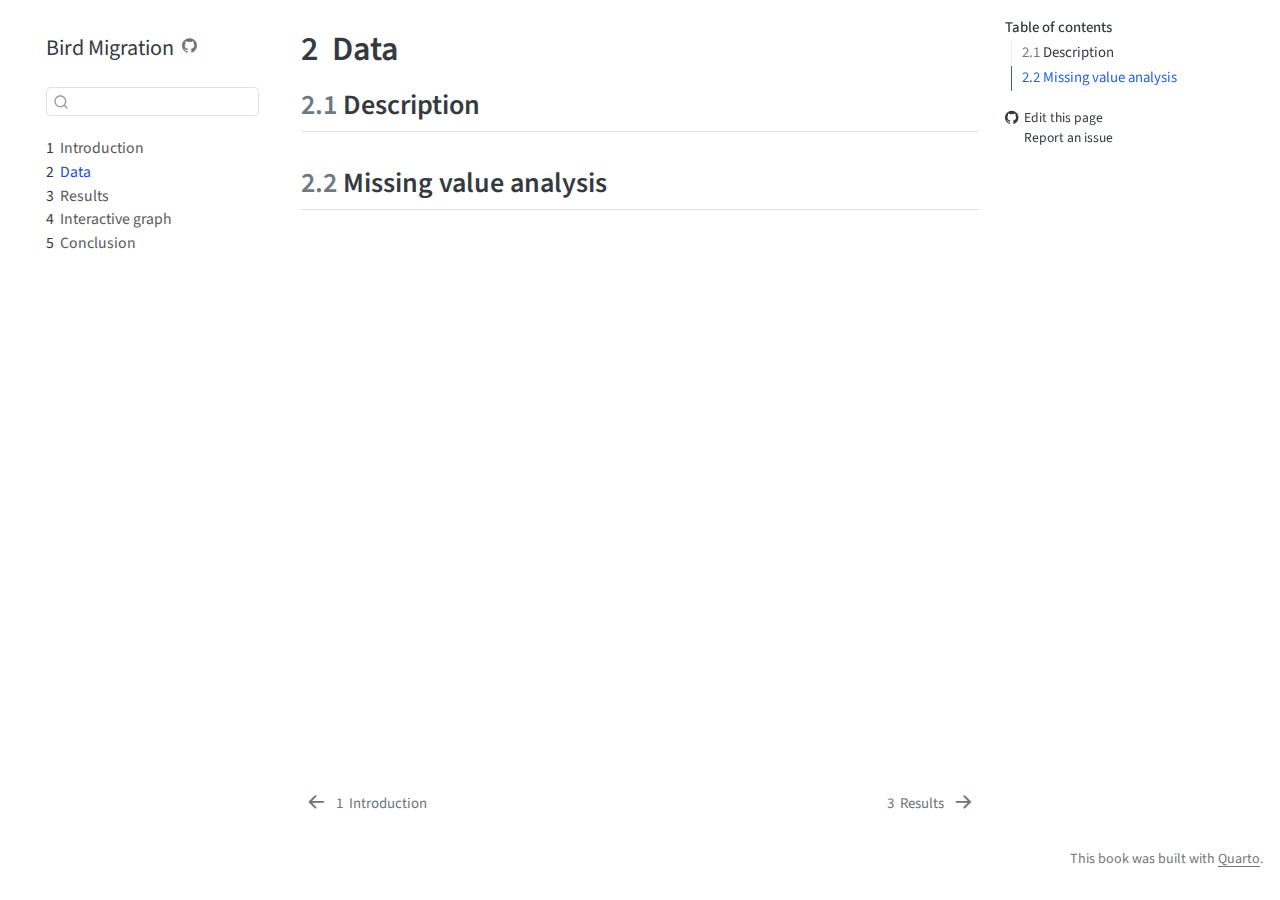
<file: docs/data.html>
<!DOCTYPE html>
<html xmlns="http://www.w3.org/1999/xhtml" lang="en" xml:lang="en"><head>

<meta charset="utf-8">
<meta name="generator" content="quarto-1.6.19">

<meta name="viewport" content="width=device-width, initial-scale=1.0, user-scalable=yes">


<title>2&nbsp; Data – Bird Migration</title>
<style>
code{white-space: pre-wrap;}
span.smallcaps{font-variant: small-caps;}
div.columns{display: flex; gap: min(4vw, 1.5em);}
div.column{flex: auto; overflow-x: auto;}
div.hanging-indent{margin-left: 1.5em; text-indent: -1.5em;}
ul.task-list{list-style: none;}
ul.task-list li input[type="checkbox"] {
  width: 0.8em;
  margin: 0 0.8em 0.2em -1em; /* quarto-specific, see https://github.com/quarto-dev/quarto-cli/issues/4556 */ 
  vertical-align: middle;
}
</style>


<script src="site_libs/quarto-nav/quarto-nav.js"></script>
<script src="site_libs/quarto-nav/headroom.min.js"></script>
<script src="site_libs/clipboard/clipboard.min.js"></script>
<script src="site_libs/quarto-search/autocomplete.umd.js"></script>
<script src="site_libs/quarto-search/fuse.min.js"></script>
<script src="site_libs/quarto-search/quarto-search.js"></script>
<meta name="quarto:offset" content="./">
<link href="./results.html" rel="next">
<link href="./index.html" rel="prev">
<script src="site_libs/quarto-html/quarto.js"></script>
<script src="site_libs/quarto-html/popper.min.js"></script>
<script src="site_libs/quarto-html/tippy.umd.min.js"></script>
<script src="site_libs/quarto-html/anchor.min.js"></script>
<link href="site_libs/quarto-html/tippy.css" rel="stylesheet">
<link href="site_libs/quarto-html/quarto-syntax-highlighting-018089954d508eae8a473f0b7f0491f0.css" rel="stylesheet" id="quarto-text-highlighting-styles">
<script src="site_libs/bootstrap/bootstrap.min.js"></script>
<link href="site_libs/bootstrap/bootstrap-icons.css" rel="stylesheet">
<link href="site_libs/bootstrap/bootstrap-5f3b55ec68387dde6f75f914e35ecea9.min.css" rel="stylesheet" append-hash="true" id="quarto-bootstrap" data-mode="light">
<script id="quarto-search-options" type="application/json">{
  "location": "sidebar",
  "copy-button": false,
  "collapse-after": 3,
  "panel-placement": "start",
  "type": "textbox",
  "limit": 50,
  "keyboard-shortcut": [
    "f",
    "/",
    "s"
  ],
  "show-item-context": false,
  "language": {
    "search-no-results-text": "No results",
    "search-matching-documents-text": "matching documents",
    "search-copy-link-title": "Copy link to search",
    "search-hide-matches-text": "Hide additional matches",
    "search-more-match-text": "more match in this document",
    "search-more-matches-text": "more matches in this document",
    "search-clear-button-title": "Clear",
    "search-text-placeholder": "",
    "search-detached-cancel-button-title": "Cancel",
    "search-submit-button-title": "Submit",
    "search-label": "Search"
  }
}</script>


</head>

<body class="nav-sidebar floating">

<div id="quarto-search-results"></div>
  <header id="quarto-header" class="headroom fixed-top">
  <nav class="quarto-secondary-nav">
    <div class="container-fluid d-flex">
      <button type="button" class="quarto-btn-toggle btn" data-bs-toggle="collapse" role="button" data-bs-target=".quarto-sidebar-collapse-item" aria-controls="quarto-sidebar" aria-expanded="false" aria-label="Toggle sidebar navigation" onclick="if (window.quartoToggleHeadroom) { window.quartoToggleHeadroom(); }">
        <i class="bi bi-layout-text-sidebar-reverse"></i>
      </button>
        <nav class="quarto-page-breadcrumbs" aria-label="breadcrumb"><ol class="breadcrumb"><li class="breadcrumb-item"><a href="./data.html"><span class="chapter-number">2</span>&nbsp; <span class="chapter-title">Data</span></a></li></ol></nav>
        <a class="flex-grow-1" role="navigation" data-bs-toggle="collapse" data-bs-target=".quarto-sidebar-collapse-item" aria-controls="quarto-sidebar" aria-expanded="false" aria-label="Toggle sidebar navigation" onclick="if (window.quartoToggleHeadroom) { window.quartoToggleHeadroom(); }">      
        </a>
      <button type="button" class="btn quarto-search-button" aria-label="Search" onclick="window.quartoOpenSearch();">
        <i class="bi bi-search"></i>
      </button>
    </div>
  </nav>
</header>
<!-- content -->
<div id="quarto-content" class="quarto-container page-columns page-rows-contents page-layout-article">
<!-- sidebar -->
  <nav id="quarto-sidebar" class="sidebar collapse collapse-horizontal quarto-sidebar-collapse-item sidebar-navigation floating overflow-auto">
    <div class="pt-lg-2 mt-2 text-left sidebar-header">
    <div class="sidebar-title mb-0 py-0">
      <a href="./">Bird Migration</a> 
        <div class="sidebar-tools-main">
    <a href="https://github.com/jtr13/birds" title="Source Code" class="quarto-navigation-tool px-1" aria-label="Source Code"><i class="bi bi-github"></i></a>
</div>
    </div>
      </div>
        <div class="mt-2 flex-shrink-0 align-items-center">
        <div class="sidebar-search">
        <div id="quarto-search" class="" title="Search"></div>
        </div>
        </div>
    <div class="sidebar-menu-container"> 
    <ul class="list-unstyled mt-1">
        <li class="sidebar-item">
  <div class="sidebar-item-container"> 
  <a href="./index.html" class="sidebar-item-text sidebar-link">
 <span class="menu-text"><span class="chapter-number">1</span>&nbsp; <span class="chapter-title">Introduction</span></span></a>
  </div>
</li>
        <li class="sidebar-item">
  <div class="sidebar-item-container"> 
  <a href="./data.html" class="sidebar-item-text sidebar-link active">
 <span class="menu-text"><span class="chapter-number">2</span>&nbsp; <span class="chapter-title">Data</span></span></a>
  </div>
</li>
        <li class="sidebar-item">
  <div class="sidebar-item-container"> 
  <a href="./results.html" class="sidebar-item-text sidebar-link">
 <span class="menu-text"><span class="chapter-number">3</span>&nbsp; <span class="chapter-title">Results</span></span></a>
  </div>
</li>
        <li class="sidebar-item">
  <div class="sidebar-item-container"> 
  <a href="./d3graph.html" class="sidebar-item-text sidebar-link">
 <span class="menu-text"><span class="chapter-number">4</span>&nbsp; <span class="chapter-title">Interactive graph</span></span></a>
  </div>
</li>
        <li class="sidebar-item">
  <div class="sidebar-item-container"> 
  <a href="./conclusion.html" class="sidebar-item-text sidebar-link">
 <span class="menu-text"><span class="chapter-number">5</span>&nbsp; <span class="chapter-title">Conclusion</span></span></a>
  </div>
</li>
    </ul>
    </div>
</nav>
<div id="quarto-sidebar-glass" class="quarto-sidebar-collapse-item" data-bs-toggle="collapse" data-bs-target=".quarto-sidebar-collapse-item"></div>
<!-- margin-sidebar -->
    <div id="quarto-margin-sidebar" class="sidebar margin-sidebar">
        <nav id="TOC" role="doc-toc" class="toc-active">
    <h2 id="toc-title">Table of contents</h2>
   
  <ul>
  <li><a href="#description" id="toc-description" class="nav-link active" data-scroll-target="#description"><span class="header-section-number">2.1</span> Description</a></li>
  <li><a href="#missing-value-analysis" id="toc-missing-value-analysis" class="nav-link" data-scroll-target="#missing-value-analysis"><span class="header-section-number">2.2</span> Missing value analysis</a></li>
  </ul>
<div class="toc-actions"><ul><li><a href="https://github.com/jtr13/birds/edit/main/data.qmd" class="toc-action"><i class="bi bi-github"></i>Edit this page</a></li><li><a href="https://github.com/jtr13/birds/issues/new" class="toc-action"><i class="bi empty"></i>Report an issue</a></li></ul></div></nav>
    </div>
<!-- main -->
<main class="content" id="quarto-document-content">

<header id="title-block-header" class="quarto-title-block default">
<div class="quarto-title">
<h1 class="title"><span class="chapter-number">2</span>&nbsp; <span class="chapter-title">Data</span></h1>
</div>



<div class="quarto-title-meta">

    
  
    
  </div>
  


</header>


<section id="description" class="level2" data-number="2.1">
<h2 data-number="2.1" class="anchored" data-anchor-id="description"><span class="header-section-number">2.1</span> Description</h2>
</section>
<section id="missing-value-analysis" class="level2" data-number="2.2">
<h2 data-number="2.2" class="anchored" data-anchor-id="missing-value-analysis"><span class="header-section-number">2.2</span> Missing value analysis</h2>


</section>

</main> <!-- /main -->
<script id="quarto-html-after-body" type="application/javascript">
window.document.addEventListener("DOMContentLoaded", function (event) {
  const toggleBodyColorMode = (bsSheetEl) => {
    const mode = bsSheetEl.getAttribute("data-mode");
    const bodyEl = window.document.querySelector("body");
    if (mode === "dark") {
      bodyEl.classList.add("quarto-dark");
      bodyEl.classList.remove("quarto-light");
    } else {
      bodyEl.classList.add("quarto-light");
      bodyEl.classList.remove("quarto-dark");
    }
  }
  const toggleBodyColorPrimary = () => {
    const bsSheetEl = window.document.querySelector("link#quarto-bootstrap");
    if (bsSheetEl) {
      toggleBodyColorMode(bsSheetEl);
    }
  }
  toggleBodyColorPrimary();  
  const icon = "";
  const anchorJS = new window.AnchorJS();
  anchorJS.options = {
    placement: 'right',
    icon: icon
  };
  anchorJS.add('.anchored');
  const isCodeAnnotation = (el) => {
    for (const clz of el.classList) {
      if (clz.startsWith('code-annotation-')) {                     
        return true;
      }
    }
    return false;
  }
  const onCopySuccess = function(e) {
    // button target
    const button = e.trigger;
    // don't keep focus
    button.blur();
    // flash "checked"
    button.classList.add('code-copy-button-checked');
    var currentTitle = button.getAttribute("title");
    button.setAttribute("title", "Copied!");
    let tooltip;
    if (window.bootstrap) {
      button.setAttribute("data-bs-toggle", "tooltip");
      button.setAttribute("data-bs-placement", "left");
      button.setAttribute("data-bs-title", "Copied!");
      tooltip = new bootstrap.Tooltip(button, 
        { trigger: "manual", 
          customClass: "code-copy-button-tooltip",
          offset: [0, -8]});
      tooltip.show();    
    }
    setTimeout(function() {
      if (tooltip) {
        tooltip.hide();
        button.removeAttribute("data-bs-title");
        button.removeAttribute("data-bs-toggle");
        button.removeAttribute("data-bs-placement");
      }
      button.setAttribute("title", currentTitle);
      button.classList.remove('code-copy-button-checked');
    }, 1000);
    // clear code selection
    e.clearSelection();
  }
  const getTextToCopy = function(trigger) {
      const codeEl = trigger.previousElementSibling.cloneNode(true);
      for (const childEl of codeEl.children) {
        if (isCodeAnnotation(childEl)) {
          childEl.remove();
        }
      }
      return codeEl.innerText;
  }
  const clipboard = new window.ClipboardJS('.code-copy-button:not([data-in-quarto-modal])', {
    text: getTextToCopy
  });
  clipboard.on('success', onCopySuccess);
  if (window.document.getElementById('quarto-embedded-source-code-modal')) {
    // For code content inside modals, clipBoardJS needs to be initialized with a container option
    // TODO: Check when it could be a function (https://github.com/zenorocha/clipboard.js/issues/860)
    const clipboardModal = new window.ClipboardJS('.code-copy-button[data-in-quarto-modal]', {
      text: getTextToCopy,
      container: window.document.getElementById('quarto-embedded-source-code-modal')
    });
    clipboardModal.on('success', onCopySuccess);
  }
    var localhostRegex = new RegExp(/^(?:http|https):\/\/localhost\:?[0-9]*\//);
    var mailtoRegex = new RegExp(/^mailto:/);
      var filterRegex = new RegExp('/' + window.location.host + '/');
    var isInternal = (href) => {
        return filterRegex.test(href) || localhostRegex.test(href) || mailtoRegex.test(href);
    }
    // Inspect non-navigation links and adorn them if external
 	var links = window.document.querySelectorAll('a[href]:not(.nav-link):not(.navbar-brand):not(.toc-action):not(.sidebar-link):not(.sidebar-item-toggle):not(.pagination-link):not(.no-external):not([aria-hidden]):not(.dropdown-item):not(.quarto-navigation-tool):not(.about-link)');
    for (var i=0; i<links.length; i++) {
      const link = links[i];
      if (!isInternal(link.href)) {
        // undo the damage that might have been done by quarto-nav.js in the case of
        // links that we want to consider external
        if (link.dataset.originalHref !== undefined) {
          link.href = link.dataset.originalHref;
        }
      }
    }
  function tippyHover(el, contentFn, onTriggerFn, onUntriggerFn) {
    const config = {
      allowHTML: true,
      maxWidth: 500,
      delay: 100,
      arrow: false,
      appendTo: function(el) {
          return el.parentElement;
      },
      interactive: true,
      interactiveBorder: 10,
      theme: 'quarto',
      placement: 'bottom-start',
    };
    if (contentFn) {
      config.content = contentFn;
    }
    if (onTriggerFn) {
      config.onTrigger = onTriggerFn;
    }
    if (onUntriggerFn) {
      config.onUntrigger = onUntriggerFn;
    }
    window.tippy(el, config); 
  }
  const noterefs = window.document.querySelectorAll('a[role="doc-noteref"]');
  for (var i=0; i<noterefs.length; i++) {
    const ref = noterefs[i];
    tippyHover(ref, function() {
      // use id or data attribute instead here
      let href = ref.getAttribute('data-footnote-href') || ref.getAttribute('href');
      try { href = new URL(href).hash; } catch {}
      const id = href.replace(/^#\/?/, "");
      const note = window.document.getElementById(id);
      if (note) {
        return note.innerHTML;
      } else {
        return "";
      }
    });
  }
  const xrefs = window.document.querySelectorAll('a.quarto-xref');
  const processXRef = (id, note) => {
    // Strip column container classes
    const stripColumnClz = (el) => {
      el.classList.remove("page-full", "page-columns");
      if (el.children) {
        for (const child of el.children) {
          stripColumnClz(child);
        }
      }
    }
    stripColumnClz(note)
    if (id === null || id.startsWith('sec-')) {
      // Special case sections, only their first couple elements
      const container = document.createElement("div");
      if (note.children && note.children.length > 2) {
        container.appendChild(note.children[0].cloneNode(true));
        for (let i = 1; i < note.children.length; i++) {
          const child = note.children[i];
          if (child.tagName === "P" && child.innerText === "") {
            continue;
          } else {
            container.appendChild(child.cloneNode(true));
            break;
          }
        }
        if (window.Quarto?.typesetMath) {
          window.Quarto.typesetMath(container);
        }
        return container.innerHTML
      } else {
        if (window.Quarto?.typesetMath) {
          window.Quarto.typesetMath(note);
        }
        return note.innerHTML;
      }
    } else {
      // Remove any anchor links if they are present
      const anchorLink = note.querySelector('a.anchorjs-link');
      if (anchorLink) {
        anchorLink.remove();
      }
      if (window.Quarto?.typesetMath) {
        window.Quarto.typesetMath(note);
      }
      // TODO in 1.5, we should make sure this works without a callout special case
      if (note.classList.contains("callout")) {
        return note.outerHTML;
      } else {
        return note.innerHTML;
      }
    }
  }
  for (var i=0; i<xrefs.length; i++) {
    const xref = xrefs[i];
    tippyHover(xref, undefined, function(instance) {
      instance.disable();
      let url = xref.getAttribute('href');
      let hash = undefined; 
      if (url.startsWith('#')) {
        hash = url;
      } else {
        try { hash = new URL(url).hash; } catch {}
      }
      if (hash) {
        const id = hash.replace(/^#\/?/, "");
        const note = window.document.getElementById(id);
        if (note !== null) {
          try {
            const html = processXRef(id, note.cloneNode(true));
            instance.setContent(html);
          } finally {
            instance.enable();
            instance.show();
          }
        } else {
          // See if we can fetch this
          fetch(url.split('#')[0])
          .then(res => res.text())
          .then(html => {
            const parser = new DOMParser();
            const htmlDoc = parser.parseFromString(html, "text/html");
            const note = htmlDoc.getElementById(id);
            if (note !== null) {
              const html = processXRef(id, note);
              instance.setContent(html);
            } 
          }).finally(() => {
            instance.enable();
            instance.show();
          });
        }
      } else {
        // See if we can fetch a full url (with no hash to target)
        // This is a special case and we should probably do some content thinning / targeting
        fetch(url)
        .then(res => res.text())
        .then(html => {
          const parser = new DOMParser();
          const htmlDoc = parser.parseFromString(html, "text/html");
          const note = htmlDoc.querySelector('main.content');
          if (note !== null) {
            // This should only happen for chapter cross references
            // (since there is no id in the URL)
            // remove the first header
            if (note.children.length > 0 && note.children[0].tagName === "HEADER") {
              note.children[0].remove();
            }
            const html = processXRef(null, note);
            instance.setContent(html);
          } 
        }).finally(() => {
          instance.enable();
          instance.show();
        });
      }
    }, function(instance) {
    });
  }
      let selectedAnnoteEl;
      const selectorForAnnotation = ( cell, annotation) => {
        let cellAttr = 'data-code-cell="' + cell + '"';
        let lineAttr = 'data-code-annotation="' +  annotation + '"';
        const selector = 'span[' + cellAttr + '][' + lineAttr + ']';
        return selector;
      }
      const selectCodeLines = (annoteEl) => {
        const doc = window.document;
        const targetCell = annoteEl.getAttribute("data-target-cell");
        const targetAnnotation = annoteEl.getAttribute("data-target-annotation");
        const annoteSpan = window.document.querySelector(selectorForAnnotation(targetCell, targetAnnotation));
        const lines = annoteSpan.getAttribute("data-code-lines").split(",");
        const lineIds = lines.map((line) => {
          return targetCell + "-" + line;
        })
        let top = null;
        let height = null;
        let parent = null;
        if (lineIds.length > 0) {
            //compute the position of the single el (top and bottom and make a div)
            const el = window.document.getElementById(lineIds[0]);
            top = el.offsetTop;
            height = el.offsetHeight;
            parent = el.parentElement.parentElement;
          if (lineIds.length > 1) {
            const lastEl = window.document.getElementById(lineIds[lineIds.length - 1]);
            const bottom = lastEl.offsetTop + lastEl.offsetHeight;
            height = bottom - top;
          }
          if (top !== null && height !== null && parent !== null) {
            // cook up a div (if necessary) and position it 
            let div = window.document.getElementById("code-annotation-line-highlight");
            if (div === null) {
              div = window.document.createElement("div");
              div.setAttribute("id", "code-annotation-line-highlight");
              div.style.position = 'absolute';
              parent.appendChild(div);
            }
            div.style.top = top - 2 + "px";
            div.style.height = height + 4 + "px";
            div.style.left = 0;
            let gutterDiv = window.document.getElementById("code-annotation-line-highlight-gutter");
            if (gutterDiv === null) {
              gutterDiv = window.document.createElement("div");
              gutterDiv.setAttribute("id", "code-annotation-line-highlight-gutter");
              gutterDiv.style.position = 'absolute';
              const codeCell = window.document.getElementById(targetCell);
              const gutter = codeCell.querySelector('.code-annotation-gutter');
              gutter.appendChild(gutterDiv);
            }
            gutterDiv.style.top = top - 2 + "px";
            gutterDiv.style.height = height + 4 + "px";
          }
          selectedAnnoteEl = annoteEl;
        }
      };
      const unselectCodeLines = () => {
        const elementsIds = ["code-annotation-line-highlight", "code-annotation-line-highlight-gutter"];
        elementsIds.forEach((elId) => {
          const div = window.document.getElementById(elId);
          if (div) {
            div.remove();
          }
        });
        selectedAnnoteEl = undefined;
      };
        // Handle positioning of the toggle
    window.addEventListener(
      "resize",
      throttle(() => {
        elRect = undefined;
        if (selectedAnnoteEl) {
          selectCodeLines(selectedAnnoteEl);
        }
      }, 10)
    );
    function throttle(fn, ms) {
    let throttle = false;
    let timer;
      return (...args) => {
        if(!throttle) { // first call gets through
            fn.apply(this, args);
            throttle = true;
        } else { // all the others get throttled
            if(timer) clearTimeout(timer); // cancel #2
            timer = setTimeout(() => {
              fn.apply(this, args);
              timer = throttle = false;
            }, ms);
        }
      };
    }
      // Attach click handler to the DT
      const annoteDls = window.document.querySelectorAll('dt[data-target-cell]');
      for (const annoteDlNode of annoteDls) {
        annoteDlNode.addEventListener('click', (event) => {
          const clickedEl = event.target;
          if (clickedEl !== selectedAnnoteEl) {
            unselectCodeLines();
            const activeEl = window.document.querySelector('dt[data-target-cell].code-annotation-active');
            if (activeEl) {
              activeEl.classList.remove('code-annotation-active');
            }
            selectCodeLines(clickedEl);
            clickedEl.classList.add('code-annotation-active');
          } else {
            // Unselect the line
            unselectCodeLines();
            clickedEl.classList.remove('code-annotation-active');
          }
        });
      }
  const findCites = (el) => {
    const parentEl = el.parentElement;
    if (parentEl) {
      const cites = parentEl.dataset.cites;
      if (cites) {
        return {
          el,
          cites: cites.split(' ')
        };
      } else {
        return findCites(el.parentElement)
      }
    } else {
      return undefined;
    }
  };
  var bibliorefs = window.document.querySelectorAll('a[role="doc-biblioref"]');
  for (var i=0; i<bibliorefs.length; i++) {
    const ref = bibliorefs[i];
    const citeInfo = findCites(ref);
    if (citeInfo) {
      tippyHover(citeInfo.el, function() {
        var popup = window.document.createElement('div');
        citeInfo.cites.forEach(function(cite) {
          var citeDiv = window.document.createElement('div');
          citeDiv.classList.add('hanging-indent');
          citeDiv.classList.add('csl-entry');
          var biblioDiv = window.document.getElementById('ref-' + cite);
          if (biblioDiv) {
            citeDiv.innerHTML = biblioDiv.innerHTML;
          }
          popup.appendChild(citeDiv);
        });
        return popup.innerHTML;
      });
    }
  }
});
</script>
<nav class="page-navigation">
  <div class="nav-page nav-page-previous">
      <a href="./index.html" class="pagination-link" aria-label="Introduction">
        <i class="bi bi-arrow-left-short"></i> <span class="nav-page-text"><span class="chapter-number">1</span>&nbsp; <span class="chapter-title">Introduction</span></span>
      </a>          
  </div>
  <div class="nav-page nav-page-next">
      <a href="./results.html" class="pagination-link" aria-label="Results">
        <span class="nav-page-text"><span class="chapter-number">3</span>&nbsp; <span class="chapter-title">Results</span></span> <i class="bi bi-arrow-right-short"></i>
      </a>
  </div>
</nav>
</div> <!-- /content -->
<footer class="footer">
  <div class="nav-footer">
    <div class="nav-footer-left">
      &nbsp;
    </div>   
    <div class="nav-footer-center">
      &nbsp;
    <div class="toc-actions d-sm-block d-md-none"><ul><li><a href="https://github.com/jtr13/birds/edit/main/data.qmd" class="toc-action"><i class="bi bi-github"></i>Edit this page</a></li><li><a href="https://github.com/jtr13/birds/issues/new" class="toc-action"><i class="bi empty"></i>Report an issue</a></li></ul></div></div>
    <div class="nav-footer-right">
<p>This book was built with <a href="https://quarto.org/">Quarto</a>.</p>
</div>
  </div>
</footer>




</body></html>
</file>
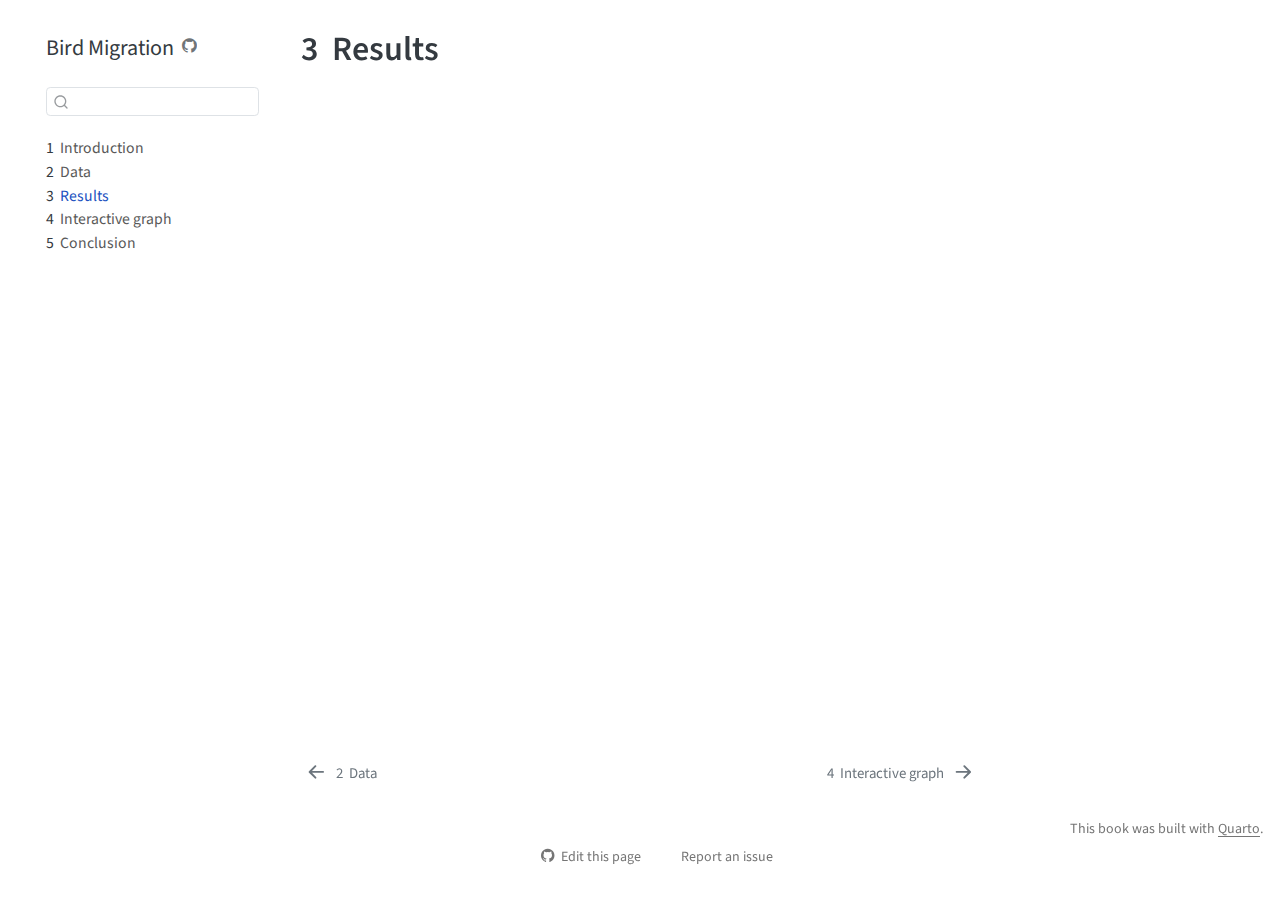
<file: docs/results.html>
<!DOCTYPE html>
<html xmlns="http://www.w3.org/1999/xhtml" lang="en" xml:lang="en"><head>

<meta charset="utf-8">
<meta name="generator" content="quarto-1.6.19">

<meta name="viewport" content="width=device-width, initial-scale=1.0, user-scalable=yes">


<title>3&nbsp; Results – Bird Migration</title>
<style>
code{white-space: pre-wrap;}
span.smallcaps{font-variant: small-caps;}
div.columns{display: flex; gap: min(4vw, 1.5em);}
div.column{flex: auto; overflow-x: auto;}
div.hanging-indent{margin-left: 1.5em; text-indent: -1.5em;}
ul.task-list{list-style: none;}
ul.task-list li input[type="checkbox"] {
  width: 0.8em;
  margin: 0 0.8em 0.2em -1em; /* quarto-specific, see https://github.com/quarto-dev/quarto-cli/issues/4556 */ 
  vertical-align: middle;
}
</style>


<script src="site_libs/quarto-nav/quarto-nav.js"></script>
<script src="site_libs/quarto-nav/headroom.min.js"></script>
<script src="site_libs/clipboard/clipboard.min.js"></script>
<script src="site_libs/quarto-search/autocomplete.umd.js"></script>
<script src="site_libs/quarto-search/fuse.min.js"></script>
<script src="site_libs/quarto-search/quarto-search.js"></script>
<meta name="quarto:offset" content="./">
<link href="./d3graph.html" rel="next">
<link href="./data.html" rel="prev">
<script src="site_libs/quarto-html/quarto.js"></script>
<script src="site_libs/quarto-html/popper.min.js"></script>
<script src="site_libs/quarto-html/tippy.umd.min.js"></script>
<script src="site_libs/quarto-html/anchor.min.js"></script>
<link href="site_libs/quarto-html/tippy.css" rel="stylesheet">
<link href="site_libs/quarto-html/quarto-syntax-highlighting-018089954d508eae8a473f0b7f0491f0.css" rel="stylesheet" id="quarto-text-highlighting-styles">
<script src="site_libs/bootstrap/bootstrap.min.js"></script>
<link href="site_libs/bootstrap/bootstrap-icons.css" rel="stylesheet">
<link href="site_libs/bootstrap/bootstrap-5f3b55ec68387dde6f75f914e35ecea9.min.css" rel="stylesheet" append-hash="true" id="quarto-bootstrap" data-mode="light">
<script id="quarto-search-options" type="application/json">{
  "location": "sidebar",
  "copy-button": false,
  "collapse-after": 3,
  "panel-placement": "start",
  "type": "textbox",
  "limit": 50,
  "keyboard-shortcut": [
    "f",
    "/",
    "s"
  ],
  "show-item-context": false,
  "language": {
    "search-no-results-text": "No results",
    "search-matching-documents-text": "matching documents",
    "search-copy-link-title": "Copy link to search",
    "search-hide-matches-text": "Hide additional matches",
    "search-more-match-text": "more match in this document",
    "search-more-matches-text": "more matches in this document",
    "search-clear-button-title": "Clear",
    "search-text-placeholder": "",
    "search-detached-cancel-button-title": "Cancel",
    "search-submit-button-title": "Submit",
    "search-label": "Search"
  }
}</script>


</head>

<body class="nav-sidebar floating">

<div id="quarto-search-results"></div>
  <header id="quarto-header" class="headroom fixed-top">
  <nav class="quarto-secondary-nav">
    <div class="container-fluid d-flex">
      <button type="button" class="quarto-btn-toggle btn" data-bs-toggle="collapse" role="button" data-bs-target=".quarto-sidebar-collapse-item" aria-controls="quarto-sidebar" aria-expanded="false" aria-label="Toggle sidebar navigation" onclick="if (window.quartoToggleHeadroom) { window.quartoToggleHeadroom(); }">
        <i class="bi bi-layout-text-sidebar-reverse"></i>
      </button>
        <nav class="quarto-page-breadcrumbs" aria-label="breadcrumb"><ol class="breadcrumb"><li class="breadcrumb-item"><a href="./results.html"><span class="chapter-number">3</span>&nbsp; <span class="chapter-title">Results</span></a></li></ol></nav>
        <a class="flex-grow-1" role="navigation" data-bs-toggle="collapse" data-bs-target=".quarto-sidebar-collapse-item" aria-controls="quarto-sidebar" aria-expanded="false" aria-label="Toggle sidebar navigation" onclick="if (window.quartoToggleHeadroom) { window.quartoToggleHeadroom(); }">      
        </a>
      <button type="button" class="btn quarto-search-button" aria-label="Search" onclick="window.quartoOpenSearch();">
        <i class="bi bi-search"></i>
      </button>
    </div>
  </nav>
</header>
<!-- content -->
<div id="quarto-content" class="quarto-container page-columns page-rows-contents page-layout-article">
<!-- sidebar -->
  <nav id="quarto-sidebar" class="sidebar collapse collapse-horizontal quarto-sidebar-collapse-item sidebar-navigation floating overflow-auto">
    <div class="pt-lg-2 mt-2 text-left sidebar-header">
    <div class="sidebar-title mb-0 py-0">
      <a href="./">Bird Migration</a> 
        <div class="sidebar-tools-main">
    <a href="https://github.com/jtr13/birds" title="Source Code" class="quarto-navigation-tool px-1" aria-label="Source Code"><i class="bi bi-github"></i></a>
</div>
    </div>
      </div>
        <div class="mt-2 flex-shrink-0 align-items-center">
        <div class="sidebar-search">
        <div id="quarto-search" class="" title="Search"></div>
        </div>
        </div>
    <div class="sidebar-menu-container"> 
    <ul class="list-unstyled mt-1">
        <li class="sidebar-item">
  <div class="sidebar-item-container"> 
  <a href="./index.html" class="sidebar-item-text sidebar-link">
 <span class="menu-text"><span class="chapter-number">1</span>&nbsp; <span class="chapter-title">Introduction</span></span></a>
  </div>
</li>
        <li class="sidebar-item">
  <div class="sidebar-item-container"> 
  <a href="./data.html" class="sidebar-item-text sidebar-link">
 <span class="menu-text"><span class="chapter-number">2</span>&nbsp; <span class="chapter-title">Data</span></span></a>
  </div>
</li>
        <li class="sidebar-item">
  <div class="sidebar-item-container"> 
  <a href="./results.html" class="sidebar-item-text sidebar-link active">
 <span class="menu-text"><span class="chapter-number">3</span>&nbsp; <span class="chapter-title">Results</span></span></a>
  </div>
</li>
        <li class="sidebar-item">
  <div class="sidebar-item-container"> 
  <a href="./d3graph.html" class="sidebar-item-text sidebar-link">
 <span class="menu-text"><span class="chapter-number">4</span>&nbsp; <span class="chapter-title">Interactive graph</span></span></a>
  </div>
</li>
        <li class="sidebar-item">
  <div class="sidebar-item-container"> 
  <a href="./conclusion.html" class="sidebar-item-text sidebar-link">
 <span class="menu-text"><span class="chapter-number">5</span>&nbsp; <span class="chapter-title">Conclusion</span></span></a>
  </div>
</li>
    </ul>
    </div>
</nav>
<div id="quarto-sidebar-glass" class="quarto-sidebar-collapse-item" data-bs-toggle="collapse" data-bs-target=".quarto-sidebar-collapse-item"></div>
<!-- margin-sidebar -->
    <div id="quarto-margin-sidebar" class="sidebar margin-sidebar zindex-bottom">
        
    </div>
<!-- main -->
<main class="content" id="quarto-document-content">

<header id="title-block-header" class="quarto-title-block default">
<div class="quarto-title">
<h1 class="title"><span class="chapter-number">3</span>&nbsp; <span class="chapter-title">Results</span></h1>
</div>



<div class="quarto-title-meta">

    
  
    
  </div>
  


</header>





</main> <!-- /main -->
<script id="quarto-html-after-body" type="application/javascript">
window.document.addEventListener("DOMContentLoaded", function (event) {
  const toggleBodyColorMode = (bsSheetEl) => {
    const mode = bsSheetEl.getAttribute("data-mode");
    const bodyEl = window.document.querySelector("body");
    if (mode === "dark") {
      bodyEl.classList.add("quarto-dark");
      bodyEl.classList.remove("quarto-light");
    } else {
      bodyEl.classList.add("quarto-light");
      bodyEl.classList.remove("quarto-dark");
    }
  }
  const toggleBodyColorPrimary = () => {
    const bsSheetEl = window.document.querySelector("link#quarto-bootstrap");
    if (bsSheetEl) {
      toggleBodyColorMode(bsSheetEl);
    }
  }
  toggleBodyColorPrimary();  
  const icon = "";
  const anchorJS = new window.AnchorJS();
  anchorJS.options = {
    placement: 'right',
    icon: icon
  };
  anchorJS.add('.anchored');
  const isCodeAnnotation = (el) => {
    for (const clz of el.classList) {
      if (clz.startsWith('code-annotation-')) {                     
        return true;
      }
    }
    return false;
  }
  const onCopySuccess = function(e) {
    // button target
    const button = e.trigger;
    // don't keep focus
    button.blur();
    // flash "checked"
    button.classList.add('code-copy-button-checked');
    var currentTitle = button.getAttribute("title");
    button.setAttribute("title", "Copied!");
    let tooltip;
    if (window.bootstrap) {
      button.setAttribute("data-bs-toggle", "tooltip");
      button.setAttribute("data-bs-placement", "left");
      button.setAttribute("data-bs-title", "Copied!");
      tooltip = new bootstrap.Tooltip(button, 
        { trigger: "manual", 
          customClass: "code-copy-button-tooltip",
          offset: [0, -8]});
      tooltip.show();    
    }
    setTimeout(function() {
      if (tooltip) {
        tooltip.hide();
        button.removeAttribute("data-bs-title");
        button.removeAttribute("data-bs-toggle");
        button.removeAttribute("data-bs-placement");
      }
      button.setAttribute("title", currentTitle);
      button.classList.remove('code-copy-button-checked');
    }, 1000);
    // clear code selection
    e.clearSelection();
  }
  const getTextToCopy = function(trigger) {
      const codeEl = trigger.previousElementSibling.cloneNode(true);
      for (const childEl of codeEl.children) {
        if (isCodeAnnotation(childEl)) {
          childEl.remove();
        }
      }
      return codeEl.innerText;
  }
  const clipboard = new window.ClipboardJS('.code-copy-button:not([data-in-quarto-modal])', {
    text: getTextToCopy
  });
  clipboard.on('success', onCopySuccess);
  if (window.document.getElementById('quarto-embedded-source-code-modal')) {
    // For code content inside modals, clipBoardJS needs to be initialized with a container option
    // TODO: Check when it could be a function (https://github.com/zenorocha/clipboard.js/issues/860)
    const clipboardModal = new window.ClipboardJS('.code-copy-button[data-in-quarto-modal]', {
      text: getTextToCopy,
      container: window.document.getElementById('quarto-embedded-source-code-modal')
    });
    clipboardModal.on('success', onCopySuccess);
  }
    var localhostRegex = new RegExp(/^(?:http|https):\/\/localhost\:?[0-9]*\//);
    var mailtoRegex = new RegExp(/^mailto:/);
      var filterRegex = new RegExp('/' + window.location.host + '/');
    var isInternal = (href) => {
        return filterRegex.test(href) || localhostRegex.test(href) || mailtoRegex.test(href);
    }
    // Inspect non-navigation links and adorn them if external
 	var links = window.document.querySelectorAll('a[href]:not(.nav-link):not(.navbar-brand):not(.toc-action):not(.sidebar-link):not(.sidebar-item-toggle):not(.pagination-link):not(.no-external):not([aria-hidden]):not(.dropdown-item):not(.quarto-navigation-tool):not(.about-link)');
    for (var i=0; i<links.length; i++) {
      const link = links[i];
      if (!isInternal(link.href)) {
        // undo the damage that might have been done by quarto-nav.js in the case of
        // links that we want to consider external
        if (link.dataset.originalHref !== undefined) {
          link.href = link.dataset.originalHref;
        }
      }
    }
  function tippyHover(el, contentFn, onTriggerFn, onUntriggerFn) {
    const config = {
      allowHTML: true,
      maxWidth: 500,
      delay: 100,
      arrow: false,
      appendTo: function(el) {
          return el.parentElement;
      },
      interactive: true,
      interactiveBorder: 10,
      theme: 'quarto',
      placement: 'bottom-start',
    };
    if (contentFn) {
      config.content = contentFn;
    }
    if (onTriggerFn) {
      config.onTrigger = onTriggerFn;
    }
    if (onUntriggerFn) {
      config.onUntrigger = onUntriggerFn;
    }
    window.tippy(el, config); 
  }
  const noterefs = window.document.querySelectorAll('a[role="doc-noteref"]');
  for (var i=0; i<noterefs.length; i++) {
    const ref = noterefs[i];
    tippyHover(ref, function() {
      // use id or data attribute instead here
      let href = ref.getAttribute('data-footnote-href') || ref.getAttribute('href');
      try { href = new URL(href).hash; } catch {}
      const id = href.replace(/^#\/?/, "");
      const note = window.document.getElementById(id);
      if (note) {
        return note.innerHTML;
      } else {
        return "";
      }
    });
  }
  const xrefs = window.document.querySelectorAll('a.quarto-xref');
  const processXRef = (id, note) => {
    // Strip column container classes
    const stripColumnClz = (el) => {
      el.classList.remove("page-full", "page-columns");
      if (el.children) {
        for (const child of el.children) {
          stripColumnClz(child);
        }
      }
    }
    stripColumnClz(note)
    if (id === null || id.startsWith('sec-')) {
      // Special case sections, only their first couple elements
      const container = document.createElement("div");
      if (note.children && note.children.length > 2) {
        container.appendChild(note.children[0].cloneNode(true));
        for (let i = 1; i < note.children.length; i++) {
          const child = note.children[i];
          if (child.tagName === "P" && child.innerText === "") {
            continue;
          } else {
            container.appendChild(child.cloneNode(true));
            break;
          }
        }
        if (window.Quarto?.typesetMath) {
          window.Quarto.typesetMath(container);
        }
        return container.innerHTML
      } else {
        if (window.Quarto?.typesetMath) {
          window.Quarto.typesetMath(note);
        }
        return note.innerHTML;
      }
    } else {
      // Remove any anchor links if they are present
      const anchorLink = note.querySelector('a.anchorjs-link');
      if (anchorLink) {
        anchorLink.remove();
      }
      if (window.Quarto?.typesetMath) {
        window.Quarto.typesetMath(note);
      }
      // TODO in 1.5, we should make sure this works without a callout special case
      if (note.classList.contains("callout")) {
        return note.outerHTML;
      } else {
        return note.innerHTML;
      }
    }
  }
  for (var i=0; i<xrefs.length; i++) {
    const xref = xrefs[i];
    tippyHover(xref, undefined, function(instance) {
      instance.disable();
      let url = xref.getAttribute('href');
      let hash = undefined; 
      if (url.startsWith('#')) {
        hash = url;
      } else {
        try { hash = new URL(url).hash; } catch {}
      }
      if (hash) {
        const id = hash.replace(/^#\/?/, "");
        const note = window.document.getElementById(id);
        if (note !== null) {
          try {
            const html = processXRef(id, note.cloneNode(true));
            instance.setContent(html);
          } finally {
            instance.enable();
            instance.show();
          }
        } else {
          // See if we can fetch this
          fetch(url.split('#')[0])
          .then(res => res.text())
          .then(html => {
            const parser = new DOMParser();
            const htmlDoc = parser.parseFromString(html, "text/html");
            const note = htmlDoc.getElementById(id);
            if (note !== null) {
              const html = processXRef(id, note);
              instance.setContent(html);
            } 
          }).finally(() => {
            instance.enable();
            instance.show();
          });
        }
      } else {
        // See if we can fetch a full url (with no hash to target)
        // This is a special case and we should probably do some content thinning / targeting
        fetch(url)
        .then(res => res.text())
        .then(html => {
          const parser = new DOMParser();
          const htmlDoc = parser.parseFromString(html, "text/html");
          const note = htmlDoc.querySelector('main.content');
          if (note !== null) {
            // This should only happen for chapter cross references
            // (since there is no id in the URL)
            // remove the first header
            if (note.children.length > 0 && note.children[0].tagName === "HEADER") {
              note.children[0].remove();
            }
            const html = processXRef(null, note);
            instance.setContent(html);
          } 
        }).finally(() => {
          instance.enable();
          instance.show();
        });
      }
    }, function(instance) {
    });
  }
      let selectedAnnoteEl;
      const selectorForAnnotation = ( cell, annotation) => {
        let cellAttr = 'data-code-cell="' + cell + '"';
        let lineAttr = 'data-code-annotation="' +  annotation + '"';
        const selector = 'span[' + cellAttr + '][' + lineAttr + ']';
        return selector;
      }
      const selectCodeLines = (annoteEl) => {
        const doc = window.document;
        const targetCell = annoteEl.getAttribute("data-target-cell");
        const targetAnnotation = annoteEl.getAttribute("data-target-annotation");
        const annoteSpan = window.document.querySelector(selectorForAnnotation(targetCell, targetAnnotation));
        const lines = annoteSpan.getAttribute("data-code-lines").split(",");
        const lineIds = lines.map((line) => {
          return targetCell + "-" + line;
        })
        let top = null;
        let height = null;
        let parent = null;
        if (lineIds.length > 0) {
            //compute the position of the single el (top and bottom and make a div)
            const el = window.document.getElementById(lineIds[0]);
            top = el.offsetTop;
            height = el.offsetHeight;
            parent = el.parentElement.parentElement;
          if (lineIds.length > 1) {
            const lastEl = window.document.getElementById(lineIds[lineIds.length - 1]);
            const bottom = lastEl.offsetTop + lastEl.offsetHeight;
            height = bottom - top;
          }
          if (top !== null && height !== null && parent !== null) {
            // cook up a div (if necessary) and position it 
            let div = window.document.getElementById("code-annotation-line-highlight");
            if (div === null) {
              div = window.document.createElement("div");
              div.setAttribute("id", "code-annotation-line-highlight");
              div.style.position = 'absolute';
              parent.appendChild(div);
            }
            div.style.top = top - 2 + "px";
            div.style.height = height + 4 + "px";
            div.style.left = 0;
            let gutterDiv = window.document.getElementById("code-annotation-line-highlight-gutter");
            if (gutterDiv === null) {
              gutterDiv = window.document.createElement("div");
              gutterDiv.setAttribute("id", "code-annotation-line-highlight-gutter");
              gutterDiv.style.position = 'absolute';
              const codeCell = window.document.getElementById(targetCell);
              const gutter = codeCell.querySelector('.code-annotation-gutter');
              gutter.appendChild(gutterDiv);
            }
            gutterDiv.style.top = top - 2 + "px";
            gutterDiv.style.height = height + 4 + "px";
          }
          selectedAnnoteEl = annoteEl;
        }
      };
      const unselectCodeLines = () => {
        const elementsIds = ["code-annotation-line-highlight", "code-annotation-line-highlight-gutter"];
        elementsIds.forEach((elId) => {
          const div = window.document.getElementById(elId);
          if (div) {
            div.remove();
          }
        });
        selectedAnnoteEl = undefined;
      };
        // Handle positioning of the toggle
    window.addEventListener(
      "resize",
      throttle(() => {
        elRect = undefined;
        if (selectedAnnoteEl) {
          selectCodeLines(selectedAnnoteEl);
        }
      }, 10)
    );
    function throttle(fn, ms) {
    let throttle = false;
    let timer;
      return (...args) => {
        if(!throttle) { // first call gets through
            fn.apply(this, args);
            throttle = true;
        } else { // all the others get throttled
            if(timer) clearTimeout(timer); // cancel #2
            timer = setTimeout(() => {
              fn.apply(this, args);
              timer = throttle = false;
            }, ms);
        }
      };
    }
      // Attach click handler to the DT
      const annoteDls = window.document.querySelectorAll('dt[data-target-cell]');
      for (const annoteDlNode of annoteDls) {
        annoteDlNode.addEventListener('click', (event) => {
          const clickedEl = event.target;
          if (clickedEl !== selectedAnnoteEl) {
            unselectCodeLines();
            const activeEl = window.document.querySelector('dt[data-target-cell].code-annotation-active');
            if (activeEl) {
              activeEl.classList.remove('code-annotation-active');
            }
            selectCodeLines(clickedEl);
            clickedEl.classList.add('code-annotation-active');
          } else {
            // Unselect the line
            unselectCodeLines();
            clickedEl.classList.remove('code-annotation-active');
          }
        });
      }
  const findCites = (el) => {
    const parentEl = el.parentElement;
    if (parentEl) {
      const cites = parentEl.dataset.cites;
      if (cites) {
        return {
          el,
          cites: cites.split(' ')
        };
      } else {
        return findCites(el.parentElement)
      }
    } else {
      return undefined;
    }
  };
  var bibliorefs = window.document.querySelectorAll('a[role="doc-biblioref"]');
  for (var i=0; i<bibliorefs.length; i++) {
    const ref = bibliorefs[i];
    const citeInfo = findCites(ref);
    if (citeInfo) {
      tippyHover(citeInfo.el, function() {
        var popup = window.document.createElement('div');
        citeInfo.cites.forEach(function(cite) {
          var citeDiv = window.document.createElement('div');
          citeDiv.classList.add('hanging-indent');
          citeDiv.classList.add('csl-entry');
          var biblioDiv = window.document.getElementById('ref-' + cite);
          if (biblioDiv) {
            citeDiv.innerHTML = biblioDiv.innerHTML;
          }
          popup.appendChild(citeDiv);
        });
        return popup.innerHTML;
      });
    }
  }
});
</script>
<nav class="page-navigation">
  <div class="nav-page nav-page-previous">
      <a href="./data.html" class="pagination-link" aria-label="Data">
        <i class="bi bi-arrow-left-short"></i> <span class="nav-page-text"><span class="chapter-number">2</span>&nbsp; <span class="chapter-title">Data</span></span>
      </a>          
  </div>
  <div class="nav-page nav-page-next">
      <a href="./d3graph.html" class="pagination-link" aria-label="Interactive graph">
        <span class="nav-page-text"><span class="chapter-number">4</span>&nbsp; <span class="chapter-title">Interactive graph</span></span> <i class="bi bi-arrow-right-short"></i>
      </a>
  </div>
</nav>
</div> <!-- /content -->
<footer class="footer">
  <div class="nav-footer">
    <div class="nav-footer-left">
      &nbsp;
    </div>   
    <div class="nav-footer-center">
      &nbsp;
    <div class="toc-actions"><ul><li><a href="https://github.com/jtr13/birds/edit/main/results.qmd" class="toc-action"><i class="bi bi-github"></i>Edit this page</a></li><li><a href="https://github.com/jtr13/birds/issues/new" class="toc-action"><i class="bi empty"></i>Report an issue</a></li></ul></div></div>
    <div class="nav-footer-right">
<p>This book was built with <a href="https://quarto.org/">Quarto</a>.</p>
</div>
  </div>
</footer>




</body></html>
</file>
<file: docs/site_libs/quarto-html/tippy.css>
.tippy-box[data-animation=fade][data-state=hidden]{opacity:0}[data-tippy-root]{max-width:calc(100vw - 10px)}.tippy-box{position:relative;background-color:#333;color:#fff;border-radius:4px;font-size:14px;line-height:1.4;white-space:normal;outline:0;transition-property:transform,visibility,opacity}.tippy-box[data-placement^=top]>.tippy-arrow{bottom:0}.tippy-box[data-placement^=top]>.tippy-arrow:before{bottom:-7px;left:0;border-width:8px 8px 0;border-top-color:initial;transform-origin:center top}.tippy-box[data-placement^=bottom]>.tippy-arrow{top:0}.tippy-box[data-placement^=bottom]>.tippy-arrow:before{top:-7px;left:0;border-width:0 8px 8px;border-bottom-color:initial;transform-origin:center bottom}.tippy-box[data-placement^=left]>.tippy-arrow{right:0}.tippy-box[data-placement^=left]>.tippy-arrow:before{border-width:8px 0 8px 8px;border-left-color:initial;right:-7px;transform-origin:center left}.tippy-box[data-placement^=right]>.tippy-arrow{left:0}.tippy-box[data-placement^=right]>.tippy-arrow:before{left:-7px;border-width:8px 8px 8px 0;border-right-color:initial;transform-origin:center right}.tippy-box[data-inertia][data-state=visible]{transition-timing-function:cubic-bezier(.54,1.5,.38,1.11)}.tippy-arrow{width:16px;height:16px;color:#333}.tippy-arrow:before{content:"";position:absolute;border-color:transparent;border-style:solid}.tippy-content{position:relative;padding:5px 9px;z-index:1}
</file>
<file: docs/site_libs/quarto-html/quarto-syntax-highlighting-018089954d508eae8a473f0b7f0491f0.css>
/* quarto syntax highlight colors */
:root {
  --quarto-hl-ot-color: #003B4F;
  --quarto-hl-at-color: #657422;
  --quarto-hl-ss-color: #20794D;
  --quarto-hl-an-color: #5E5E5E;
  --quarto-hl-fu-color: #4758AB;
  --quarto-hl-st-color: #20794D;
  --quarto-hl-cf-color: #003B4F;
  --quarto-hl-op-color: #5E5E5E;
  --quarto-hl-er-color: #AD0000;
  --quarto-hl-bn-color: #AD0000;
  --quarto-hl-al-color: #AD0000;
  --quarto-hl-va-color: #111111;
  --quarto-hl-bu-color: inherit;
  --quarto-hl-ex-color: inherit;
  --quarto-hl-pp-color: #AD0000;
  --quarto-hl-in-color: #5E5E5E;
  --quarto-hl-vs-color: #20794D;
  --quarto-hl-wa-color: #5E5E5E;
  --quarto-hl-do-color: #5E5E5E;
  --quarto-hl-im-color: #00769E;
  --quarto-hl-ch-color: #20794D;
  --quarto-hl-dt-color: #AD0000;
  --quarto-hl-fl-color: #AD0000;
  --quarto-hl-co-color: #5E5E5E;
  --quarto-hl-cv-color: #5E5E5E;
  --quarto-hl-cn-color: #8f5902;
  --quarto-hl-sc-color: #5E5E5E;
  --quarto-hl-dv-color: #AD0000;
  --quarto-hl-kw-color: #003B4F;
}

/* other quarto variables */
:root {
  --quarto-font-monospace: SFMono-Regular, Menlo, Monaco, Consolas, "Liberation Mono", "Courier New", monospace;
}

pre > code.sourceCode > span {
  color: #003B4F;
}

code span {
  color: #003B4F;
}

code.sourceCode > span {
  color: #003B4F;
}

div.sourceCode,
div.sourceCode pre.sourceCode {
  color: #003B4F;
}

code span.ot {
  color: #003B4F;
  font-style: inherit;
}

code span.at {
  color: #657422;
  font-style: inherit;
}

code span.ss {
  color: #20794D;
  font-style: inherit;
}

code span.an {
  color: #5E5E5E;
  font-style: inherit;
}

code span.fu {
  color: #4758AB;
  font-style: inherit;
}

code span.st {
  color: #20794D;
  font-style: inherit;
}

code span.cf {
  color: #003B4F;
  font-weight: bold;
  font-style: inherit;
}

code span.op {
  color: #5E5E5E;
  font-style: inherit;
}

code span.er {
  color: #AD0000;
  font-style: inherit;
}

code span.bn {
  color: #AD0000;
  font-style: inherit;
}

code span.al {
  color: #AD0000;
  font-style: inherit;
}

code span.va {
  color: #111111;
  font-style: inherit;
}

code span.bu {
  font-style: inherit;
}

code span.ex {
  font-style: inherit;
}

code span.pp {
  color: #AD0000;
  font-style: inherit;
}

code span.in {
  color: #5E5E5E;
  font-style: inherit;
}

code span.vs {
  color: #20794D;
  font-style: inherit;
}

code span.wa {
  color: #5E5E5E;
  font-style: italic;
}

code span.do {
  color: #5E5E5E;
  font-style: italic;
}

code span.im {
  color: #00769E;
  font-style: inherit;
}

code span.ch {
  color: #20794D;
  font-style: inherit;
}

code span.dt {
  color: #AD0000;
  font-style: inherit;
}

code span.fl {
  color: #AD0000;
  font-style: inherit;
}

code span.co {
  color: #5E5E5E;
  font-style: inherit;
}

code span.cv {
  color: #5E5E5E;
  font-style: italic;
}

code span.cn {
  color: #8f5902;
  font-style: inherit;
}

code span.sc {
  color: #5E5E5E;
  font-style: inherit;
}

code span.dv {
  color: #AD0000;
  font-style: inherit;
}

code span.kw {
  color: #003B4F;
  font-weight: bold;
  font-style: inherit;
}

.prevent-inlining {
  content: "</";
}

/*# sourceMappingURL=c2936e5f1fd09423e11af5a0cbfe170a.css.map */
</file>
